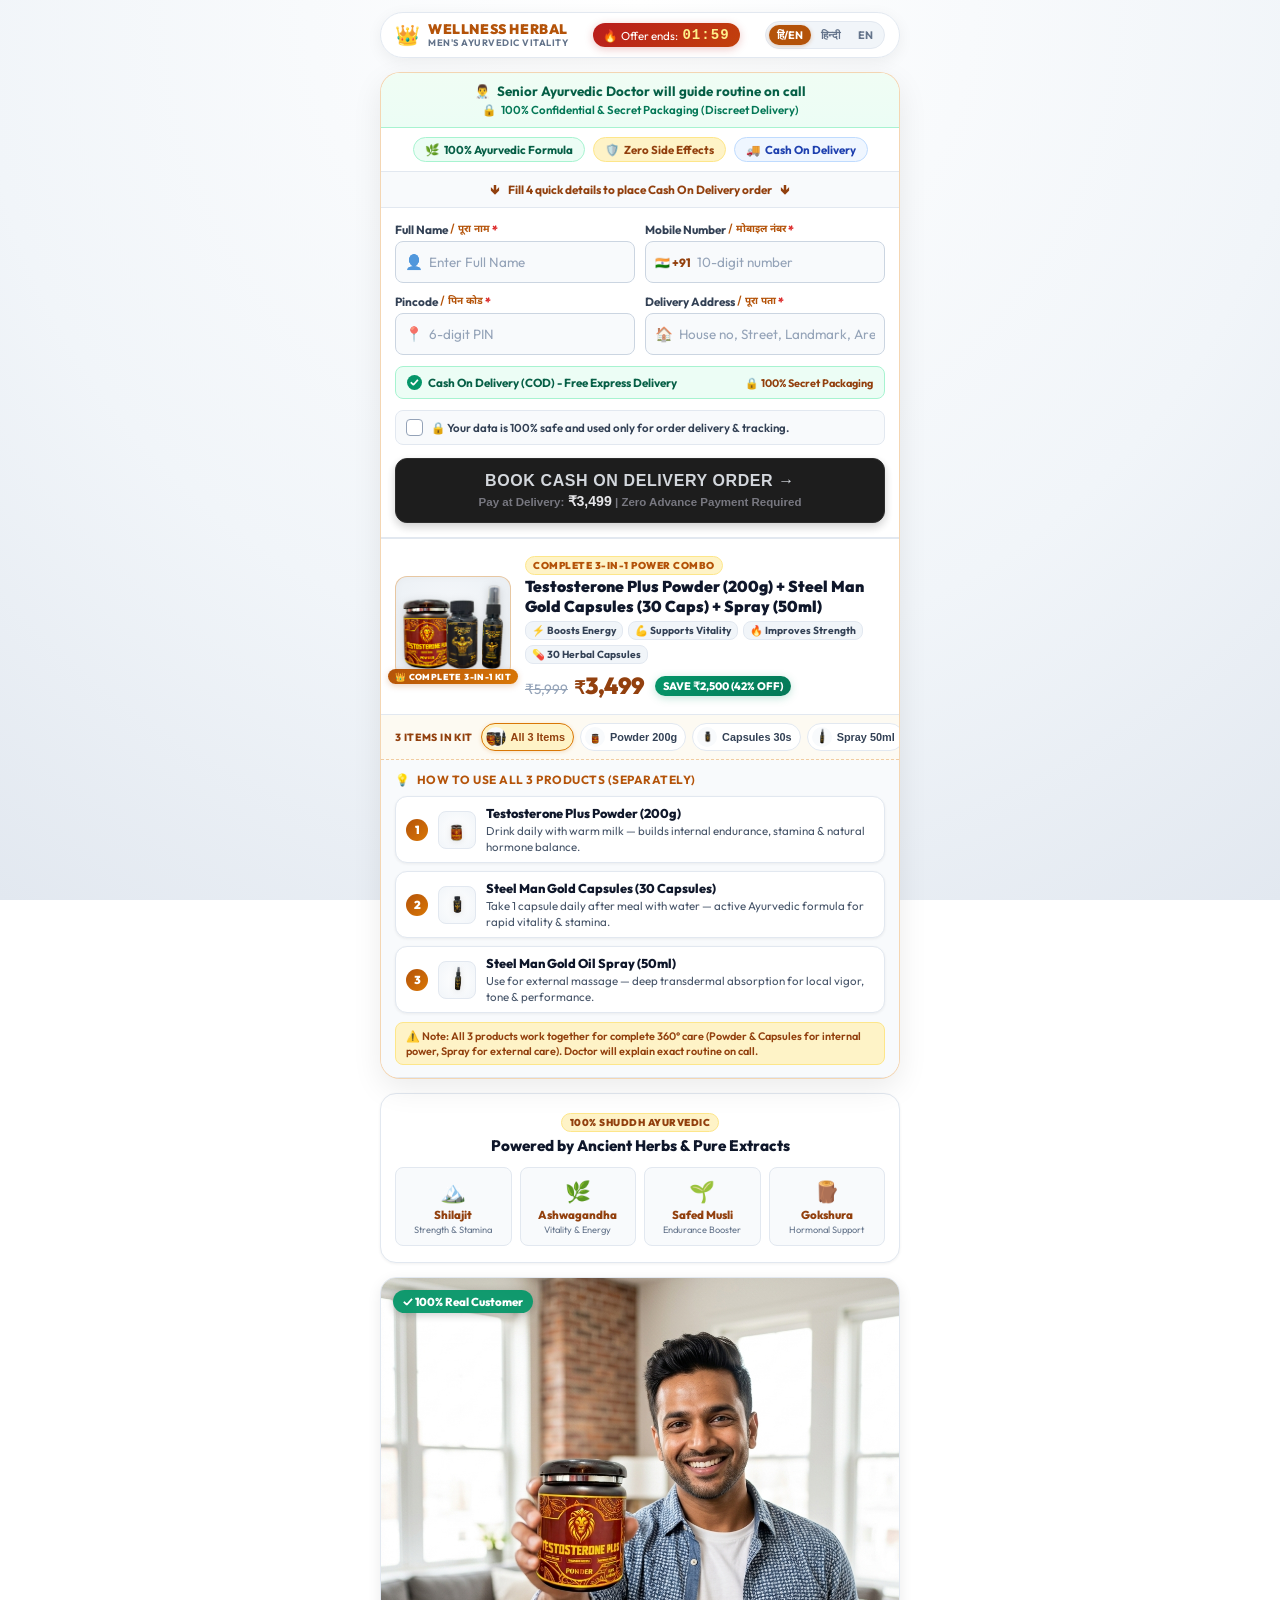
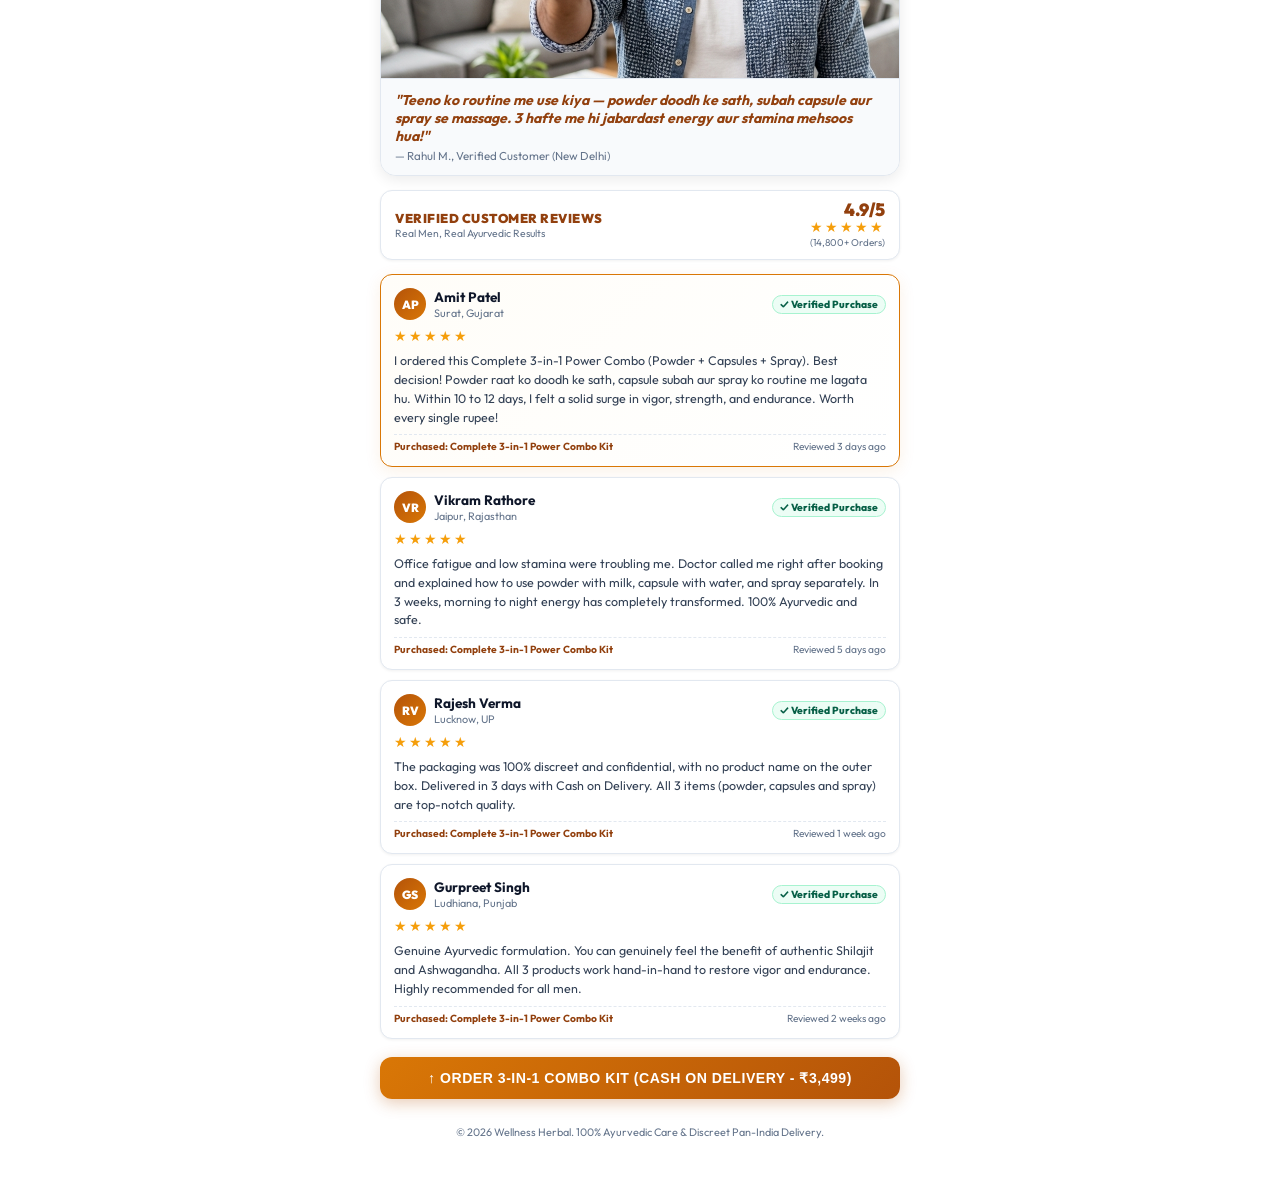
<file: index.html>
<!DOCTYPE html>
<html lang="en">

<head>
  <meta charset="UTF-8">
  <meta name="viewport" content="width=device-width, initial-scale=1.0">
  <title>Wellness Herbal - Complete Men's Vitality 3-in-1 Power Combo (Powder + Capsules + Oil Spray)</title>
  <meta name="description" content="Wellness Herbal Complete Men's Vitality 3-in-1 Power Combo: Testosterone Plus Powder (200g), Steel Man Gold Capsules (30s) & Oil Spray (50ml). 100% Ayurvedic formula with Cash On Delivery.">
  <link rel="preconnect" href="https://fonts.googleapis.com">
  <link rel="preconnect" href="https://fonts.gstatic.com" crossorigin>
  <link
    href="https://fonts.googleapis.com/css2?family=Outfit:wght@400;500;600;700;800;900&family=Playfair+Display:wght@700;800;900&family=Noto+Sans+Devanagari:wght@400;600;700;800&display=swap"
    rel="stylesheet">
  <link rel="stylesheet" href="style.css?v=5">

  <!-- Meta Pixel Code -->
  <script>
    !function(f,b,e,v,n,t,s)
    {if(f.fbq)return;n=f.fbq=function(){n.callMethod?
    n.callMethod.apply(n,arguments):n.queue.push(arguments)};
    if(!f._fbq)f._fbq=n;n.push=n;n.loaded=!0;n.version='2.0';
    n.queue=[];t=b.createElement(e);t.async=!0;
    t.src=v;s=b.getElementsByTagName(e)[0];
    s.parentNode.insertBefore(t,s)}(window, document,'script',
    'https://connect.facebook.net/en_US/fbevents.js');
    fbq('init', '1477503374244351');
    fbq('track', 'PageView');
  </script>
  <noscript><img height="1" width="1" style="display:none"
    src="https://www.facebook.com/tr?id=1477503374244351&ev=PageView&noscript=1"
  /></noscript>
  <!-- End Meta Pixel Code -->
</head>

<body class="lang-dual">

  <div class="app-viewport-container">

    <!-- Compact Brand Header with 2-Minute Timer & Language Switcher -->
    <header class="compact-header">
      <div class="brand-left">
        <span class="brand-icon">👑</span>
        <div class="brand-titles">
          <strong>WELLNESS HERBAL</strong>
          <small>MEN'S AYURVEDIC VITALITY</small>
        </div>
      </div>

      <!-- 2-Minute Urgency Timer -->
      <div class="compact-timer-badge">
        <span class="fire-icon">🔥</span>
        <span class="timer-label" data-en="Offer ends:" data-hi="ऑफर समाप्त:">Offer ends:</span>
        <strong id="timerDisplay">02:00</strong>
      </div>

      <!-- Language Switcher -->
      <div class="lang-switcher">
        <button class="lang-btn active" data-lang="dual" onclick="setLanguage('dual')">हिं/EN</button>
        <button class="lang-btn" data-lang="hi" onclick="setLanguage('hi')">हिन्दी</button>
        <button class="lang-btn" data-lang="en" onclick="setLanguage('en')">EN</button>
      </div>
    </header>

    <!-- Main Order Form Card -->
    <main class="single-frame-card">

      <!-- Doctor Guidance & Privacy Banner -->
      <div class="doctor-contact-banner">
        <div class="doctor-line">
          <span class="doctor-icon">👨‍⚕️</span>
          <strong data-en="Senior Ayurvedic Doctor will guide routine on call"
            data-hi="वरिष्ठ आयुर्वेदिक डॉक्टर कॉल पर सही उपयोग समझाएंगे">
            Senior Ayurvedic Doctor will guide routine on call
          </strong>
        </div>
        <div class="privacy-line">
          <span class="lock-icon">🔒</span>
          <span data-en="100% Confidential & Secret Packaging (Discreet Delivery)"
            data-hi="100% गुप्त और सीलबंद पार्सल (गोपनीय डिलीवरी)">
            100% Confidential & Secret Packaging (Discreet Delivery)
          </span>
        </div>
      </div>

      <!-- 3 Key Reference Pills -->
      <div class="ref-pills-row">
        <span class="ref-pill pill-ayurvedic">
          <span class="pill-dot">🌿</span>
          <span data-en="100% Ayurvedic Formula" data-hi="100% शुद्ध आयुर्वेदिक">100% Ayurvedic Formula</span>
        </span>
        <span class="ref-pill pill-safety">
          <span class="pill-dot">🛡️</span>
          <span data-en="Zero Side Effects" data-hi="कोई साइड इफ़ेक्ट नहीं">Zero Side Effects</span>
        </span>
        <span class="ref-pill pill-cod">
          <span class="pill-dot">🚚</span>
          <span data-en="Cash On Delivery" data-hi="कैश ऑन डिलीवरी">Cash On Delivery</span>
        </span>
      </div>

      <!-- Moving Bouncing Pointer Arrow -->
      <div class="compact-pointer-bar">
        <span class="bouncing-arrow-dot">↓</span>
        <span class="pointer-text" data-en="Fill 4 quick details to place Cash On Delivery order"
          data-hi="कैश ऑन डिलीवरी आर्डर के लिए नीचे 4 आसान जानकारी भरें">
          Fill 4 quick details to place Cash On Delivery order
        </span>
        <span class="bouncing-arrow-dot">↓</span>
      </div>

      <!-- Compact Single-Screen Form -->
      <form id="compactOrderForm" class="compact-form" novalidate>

        <!-- Field 1 & 2 in Grid -->
        <div class="form-grid-row">

          <!-- Name Field -->
          <div class="input-cell" id="cell-name">
            <label for="fullName">
              <span class="label-en">Full Name</span>
              <span class="label-hi">/ पूरा नाम</span>
              <span class="req">*</span>
            </label>
            <div class="field-box">
              <span class="input-icon">👤</span>
              <input type="text" id="fullName" name="fullName" placeholder="Enter Full Name" required
                autocomplete="name">
              <span class="valid-mark">✓</span>
            </div>
            <small class="error-msg">
              <span data-en="⚠️ Please enter your full name" data-hi="⚠️ कृपया अपना पूरा नाम दर्ज करें">⚠️ Please enter your full name</span>
            </small>
          </div>

          <!-- Mobile Number Field -->
          <div class="input-cell" id="cell-phone">
            <label for="phoneNumber">
              <span class="label-en">Mobile Number</span>
              <span class="label-hi">/ मोबाइल नंबर</span>
              <span class="req">*</span>
            </label>
            <div class="field-box phone-box">
              <span class="ind-prefix">🇮🇳 +91</span>
              <input type="tel" id="phoneNumber" name="phoneNumber" maxlength="10" placeholder="10-digit number"
                required autocomplete="tel">
              <span class="valid-mark">✓</span>
            </div>
            <small class="error-msg">
              <span data-en="⚠️ Enter valid 10-digit mobile number" data-hi="⚠️ 10 अंकों का सही मोबाइल नंबर डालें">⚠️ Enter valid 10-digit mobile number</span>
            </small>
          </div>

        </div>

        <div class="form-grid-row">

          <!-- Pincode Field -->
          <div class="input-cell" id="cell-pincode">
            <label for="pincode">
              <span class="label-en">Pincode</span>
              <span class="label-hi">/ पिन कोड</span>
              <span class="req">*</span>
            </label>
            <div class="field-box">
              <span class="input-icon">📍</span>
              <input type="tel" id="pincode" name="pincode" maxlength="6" placeholder="6-digit PIN" required
                autocomplete="postal-code">
              <span class="valid-mark">✓</span>
            </div>
            <small class="error-msg">
              <span data-en="⚠️ Enter 6-digit delivery pincode" data-hi="⚠️ 6 अंकों का सही पिन कोड डालें">⚠️ Enter 6-digit delivery pincode</span>
            </small>
          </div>

          <!-- Complete Address Field -->
          <div class="input-cell input-cell-address" id="cell-address">
            <label for="fullAddress">
              <span class="label-en">Delivery Address</span>
              <span class="label-hi">/ पूरा पता</span>
              <span class="req">*</span>
            </label>
            <div class="field-box">
              <span class="input-icon">🏠</span>
              <input type="text" id="fullAddress" name="fullAddress" placeholder="House no, Street, Landmark, Area"
                required autocomplete="street-address">
              <span class="valid-mark">✓</span>
            </div>
            <small class="error-msg">
              <span data-en="⚠️ Enter house no, street & area address" data-hi="⚠️ मकान नं, गली व इलाके का पूरा पता लिखें">⚠️ Enter house no, street & area address</span>
            </small>
          </div>

        </div>

        <!-- COD Status Pill -->
        <div class="cod-status-strip">
          <div class="cod-left">
            <span class="cod-bullet">✓</span>
            <strong data-en="Cash On Delivery (COD) - Free Express Delivery"
              data-hi="कैश ऑन डिलीवरी (COD) - पूरे भारत में फ्री डिलीवरी">
              Cash On Delivery (COD) - Free Express Delivery
            </strong>
          </div>
          <span class="all-india-tag" data-en="🔒 100% Secret Packaging" data-hi="🔒 100% गुप्त पैकिंग">🔒 100% Secret
            Packaging</span>
        </div>

        <!-- Simple Privacy & Order Tracking Opt-in -->
        <div class="dpdp-optin-box" id="dpdpOptinBox">
          <label class="dpdp-label" for="dpdpConsent">
            <input type="checkbox" id="dpdpConsent" name="dpdpConsent" class="dpdp-checkbox">
            <span class="dpdp-custom-check" aria-hidden="true"></span>
            <span class="dpdp-text-content">
              <span class="dpdp-terms"
                data-en="🔒 Your data is 100% safe and used only for order delivery & tracking."
                data-hi="🔒 आपका डेटा 100% सुरक्षित है और केवल आर्डर डिलीवरी व ट्रैकिंग के लिए उपयोग होगा।">
                🔒 Your data is 100% safe and used only for order delivery & tracking.
              </span>
            </span>
          </label>
          <div class="dpdp-tick-alert" id="dpdpTickAlert">
            <span data-en="⚠️ Please tick this box to confirm order delivery" data-hi="⚠️ आर्डर पूरा करने के लिए कृपया इस बॉक्स पर टिक करें">⚠️ Please tick this box to confirm order delivery</span>
          </div>
        </div>

        <!-- Submit Button with Pulsing Glow -->
        <button type="submit" class="compact-order-btn btn-disabled" id="submitBtn">
          <div class="btn-shine-bar"></div>
          <div class="btn-inner-content">
            <span class="btn-main-title" data-en="BOOK CASH ON DELIVERY ORDER →"
              data-hi="कैश ऑन डिलीवरी आर्डर बुक करें →">
              BOOK CASH ON DELIVERY ORDER →
            </span>
            <span class="btn-sub-detail">
              <span data-en="Pay at Delivery: " data-hi="डिलीवरी पर देय: ">Pay at Delivery: </span>
              <strong>₹3,499</strong> | <span data-en="Zero Advance Payment Required"
                data-hi="पहले कोई पैसा नहीं देना">Zero Advance Payment Required</span>
            </span>
          </div>
        </button>

      </form>

      <!-- Combo Product Showcase Bar -->
      <div class="product-price-compact-bar">
        <div class="product-mini-thumb combo-hero-thumb">
          <img id="activeProductImg" src="images/power_combo_kit.png"
            alt="Complete 3-in-1 Power Combo - Testosterone Plus Powder, Steel Man Gold Capsules and Spray"
            class="thumb-img-combo">
          <span class="active-tag-pill">👑 COMPLETE 3-IN-1 KIT</span>
        </div>

        <div class="product-mini-info">
          <div class="product-title-row">
            <div>
              <span class="combo-headline-badge" data-en="COMPLETE 3-IN-1 POWER COMBO"
                data-hi="संपूर्ण 3-इन-1 पावर कॉम्बो पैक">COMPLETE 3-IN-1 POWER COMBO</span>
              <h1 class="product-name"
                data-en="Testosterone Plus Powder (200g) + Steel Man Gold Capsules (30 Caps) + Spray (50ml)"
                data-hi="टेस्टोस्टेरोन प्लस पाउडर (200g) + स्टील मैन गोल्ड कैप्सूल (30 कैप्सूल) + ऑयल स्प्रे (50ml)">
                Testosterone Plus Powder (200g) + Steel Man Gold Capsules (30 Caps) + Spray (50ml)
              </h1>
            </div>
          </div>

          <div class="product-usp-badges">
            <span class="usp-badge">⚡ Boosts Energy</span>
            <span class="usp-badge">💪 Supports Vitality</span>
            <span class="usp-badge">🔥 Improves Strength</span>
            <span class="usp-badge">💊 30 Herbal Capsules</span>
          </div>

          <!-- Pulsing Zoom-in Zoom-out Price Highlight -->
          <div class="price-action-row">
            <div class="price-wrapper">
              <del class="mrp-old">₹5,999</del>
              <div class="price-pulse-target">
                <span class="curr-sign">₹</span>
                <span class="price-val">3,499</span>
              </div>
            </div>
            <div class="save-tag-badge">
              <span data-en="SAVE ₹2,500 (42% OFF)" data-hi="₹2,500 भारी छूट (42% OFF)">SAVE ₹2,500 (42% OFF)</span>
            </div>
          </div>
        </div>
      </div>

      <!-- Quick Item Preview Chips -->
      <div class="combo-items-preview-strip">
        <span class="preview-strip-label" data-en="3 Items in Kit:" data-hi="किट में 3 उत्पाद शामिल:">3 Items in Kit
        </span>
        <div class="item-chips-scroll">
          <button type="button" class="preview-item-chip active" onclick="switchComboPreview('kit')" id="chip-kit"
            title="View Full 3-in-1 Kit">
            <img src="images/power_combo_kit.png" alt="3-in-1 Kit" class="chip-img">
            <span>All 3 Items</span>
          </button>
          <button type="button" class="preview-item-chip" onclick="switchComboPreview('powder')" id="chip-powder"
            title="View Powder">
            <img src="images/testosterone_plus_powder.png" alt="Powder" class="chip-img">
            <span>Powder 200g</span>
          </button>
          <button type="button" class="preview-item-chip" onclick="switchComboPreview('capsule')" id="chip-capsule"
            title="View Capsule">
            <img src="images/steelman_gold_capsule.png" alt="Capsules" class="chip-img">
            <span>Capsules 30s</span>
          </button>
          <button type="button" class="preview-item-chip" onclick="switchComboPreview('spray')" id="chip-spray"
            title="View Spray">
            <img src="images/steelman_gold_spray.png" alt="Spray" class="chip-img">
            <span>Spray 50ml</span>
          </button>
        </div>
      </div>

      <!-- Combo Usage Guide (Highlighting Separate Usage) -->
      <div class="combo-usage-box">
        <div class="usage-title-strip">
          <span class="usage-dot">💡</span>
          <strong data-en="HOW TO USE ALL 3 PRODUCTS (SEPARATELY)"
            data-hi="तीनों उत्पादों का अलग-अलग इस्तेमाल कैसे करें">HOW TO USE ALL 3 PRODUCTS (SEPARATELY)</strong>
        </div>
        <div class="usage-steps-grid">

          <!-- Step 1: Powder -->
          <div class="usage-step-card" onclick="switchComboPreview('powder')" title="Click to view Powder">
            <div class="step-num-pill">1</div>
            <div class="step-thumb-wrap">
              <img src="images/testosterone_plus_powder.png" alt="Powder" class="step-mini-thumb">
            </div>
            <div class="step-content">
              <strong class="step-prod-title">Testosterone Plus Powder (200g)</strong>
              <p class="step-desc"
                data-en="Drink daily with warm milk — builds internal endurance, stamina & natural hormone balance."
                data-hi="रोजाना रात को हल्के गर्म दूध के साथ पिएं — अंदरूनी ताकत, स्टैमिना और कमजोरी दूर करने के लिए।">
                Drink daily with warm milk — builds internal endurance, stamina & natural hormone balance.
              </p>
            </div>
          </div>

          <!-- Step 2: Capsule -->
          <div class="usage-step-card" onclick="switchComboPreview('capsule')" title="Click to view Capsules">
            <div class="step-num-pill">2</div>
            <div class="step-thumb-wrap">
              <img src="images/steelman_gold_capsule.png" alt="Capsules" class="step-mini-thumb">
            </div>
            <div class="step-content">
              <strong class="step-prod-title">Steel Man Gold Capsules (30 Capsules)</strong>
              <p class="step-desc"
                data-en="Take 1 capsule daily after meal with water — active Ayurvedic formula for rapid vitality & stamina."
                data-hi="रोजाना भोजन के बाद 1 कैप्सूल पानी के साथ लें — शुद्ध हर्बल फॉर्मूला जो जोश, स्टैमिना और शक्ति को तेजी से बढ़ाता है।">
                Take 1 capsule daily after meal with water — active Ayurvedic formula for rapid vitality & stamina.
              </p>
            </div>
          </div>

          <!-- Step 3: Spray -->
          <div class="usage-step-card" onclick="switchComboPreview('spray')" title="Click to view Spray">
            <div class="step-num-pill">3</div>
            <div class="step-thumb-wrap">
              <img src="images/steelman_gold_spray.png" alt="Spray" class="step-mini-thumb">
            </div>
            <div class="step-content">
              <strong class="step-prod-title">Steel Man Gold Oil Spray (50ml)</strong>
              <p class="step-desc"
                data-en="Use for external massage — deep transdermal absorption for local vigor, tone & performance."
                data-hi="बाहरी मालिश के लिए स्प्रे करें — तुरंत सोखकर शक्ति, कसावट और स्फूर्ति बढ़ाने के लिए।">
                Use for external massage — deep transdermal absorption for local vigor, tone & performance.
              </p>
            </div>
          </div>

        </div>
        <div class="usage-note">
          ⚠️ <span
            data-en="Note: All 3 products work together for complete 360° care (Powder & Capsules for internal power, Spray for external care). Doctor will explain exact routine on call."
            data-hi="ध्यान दें: तीनों उत्पाद मिलकर 360° संपूर्ण शक्ति देते हैं (पाउडर और कैप्सूल अंदरूनी ताकत के लिए, स्प्रे बाहरी मालिश के लिए)। डॉक्टर कॉल पर पूरा तरीका बताएंगे।">Note:
            All 3 products work together for complete 360° care (Powder & Capsules for internal power, Spray for
            external care). Doctor will explain exact routine on call.</span>
        </div>
      </div>

    </main>

    <!-- Key Ingredients Showcase -->
    <section class="ingredients-section">
      <div class="ingredients-title">
        <span class="ing-badge">100% SHUDDH AYURVEDIC</span>
        <h3 data-en="Powered by Ancient Herbs & Pure Extracts" data-hi="प्राचीन जड़ी-बूटियों और शुद्ध अर्क से निर्मित">
          Powered by Ancient Herbs & Pure Extracts</h3>
      </div>
      <div class="ingredients-grid">
        <div class="ing-item">
          <div class="ing-icon">🏔️</div>
          <strong>Shilajit</strong>
          <small data-en="Strength & Stamina" data-hi="शक्ति और स्टैमिना">Strength & Stamina</small>
        </div>
        <div class="ing-item">
          <div class="ing-icon">🌿</div>
          <strong>Ashwagandha</strong>
          <small data-en="Vitality & Energy" data-hi="ऊर्जा और स्फूर्ति">Vitality & Energy</small>
        </div>
        <div class="ing-item">
          <div class="ing-icon">🌱</div>
          <strong>Safed Musli</strong>
          <small data-en="Endurance Booster" data-hi="शारीरिक मजबूती">Endurance Booster</small>
        </div>
        <div class="ing-item">
          <div class="ing-icon">🪵</div>
          <strong>Gokshura</strong>
          <small data-en="Hormonal Support" data-hi="प्राकृतिक ताकत">Hormonal Support</small>
        </div>
      </div>
    </section>

    <!-- Customer Lifestyle Photo & Genuine Reviews Section -->
    <section class="customer-proof-section">

      <!-- Customer Holding Product Showcase Card -->
      <div class="lifestyle-photo-card">
        <div class="photo-img-wrap">
          <img src="images/customer_review.jpg" alt="Satisfied Customer with Wellness Herbal Supplement"
            class="lifestyle-img" loading="lazy">
          <span class="verified-photo-badge">✓ 100% Real Customer</span>
        </div>
        <div class="lifestyle-caption">
          <strong>"Teeno ko routine me use kiya — powder doodh ke sath, subah capsule aur spray se massage. 3 hafte me
            hi jabardast energy aur stamina mehsoos hua!"</strong>
          <span>— Rahul M., Verified Customer (New Delhi)</span>
        </div>
      </div>

      <!-- Genuine Customer Reviews List -->
      <div class="reviews-header-bar">
        <div class="reviews-title-wrap">
          <span class="reviews-title-tag" data-en="VERIFIED CUSTOMER REVIEWS"
            data-hi="सत्यापित ग्राहकों की राय">VERIFIED CUSTOMER REVIEWS</span>
          <small class="reviews-subtitle" data-en="Real Men, Real Ayurvedic Results"
            data-hi="सच्चे परिणाम, प्राकृतिक आयुर्वेदिक अनुभव">Real Men, Real Ayurvedic Results</small>
        </div>
        <div class="rating-overall">
          <span class="rating-score">4.9/5</span>
          <span class="stars-gold">★★★★★</span>
          <span class="total-reviews">(14,800+ Orders)</span>
        </div>
      </div>

      <div class="reviews-cards-list">

        <!-- Review 1 -->
        <div class="single-review-card highlight-review">
          <div class="review-top">
            <div class="reviewer-badge-info">
              <span class="avatar-circle">AP</span>
              <div>
                <strong class="reviewer-name">Amit Patel</strong>
                <span class="reviewer-city">Surat, Gujarat</span>
              </div>
            </div>
            <span class="verified-purchase-pill">✓ Verified Purchase</span>
          </div>
          <div class="stars-gold">★★★★★</div>
          <p class="review-comment"
            data-en="I ordered this Complete 3-in-1 Power Combo (Powder + Capsules + Spray). Best decision! Powder raat ko doodh ke sath, capsule subah aur spray ko routine me lagata hu. Within 10 to 12 days, I felt a solid surge in vigor, strength, and endurance. Worth every single rupee!"
            data-hi="मैंने यह पूरा 3-इन-1 पावर कॉम्बो (पाउडर + कैप्सूल + स्प्रे) मंगाया था। सबसे बढ़िया फ़ैसला रहा! पाउडर को रात में दूध के साथ, सुबह कैप्सूल और स्प्रे का अलग से प्रयोग करता हूँ। 10-12 दिनों में ही शरीर में शक्ति, स्टैमिना और स्फूर्ति में ज़बरदस्त फ़र्क महसूस हुआ। पैसा वसूल कॉम्बो है!">
            I ordered this Complete 3-in-1 Power Combo (Powder + Capsules + Spray). Best decision! Powder raat ko doodh
            ke sath, capsule subah aur spray ko routine me lagata hu. Within 10 to 12 days, I felt a solid surge in
            vigor, strength, and endurance. Worth every single rupee!
          </p>
          <div class="review-footer-info">
            <span class="review-product-tag">Purchased: Complete 3-in-1 Power Combo Kit</span>
            <span class="review-date">Reviewed 3 days ago</span>
          </div>
        </div>

        <!-- Review 2 -->
        <div class="single-review-card">
          <div class="review-top">
            <div class="reviewer-badge-info">
              <span class="avatar-circle">VR</span>
              <div>
                <strong class="reviewer-name">Vikram Rathore</strong>
                <span class="reviewer-city">Jaipur, Rajasthan</span>
              </div>
            </div>
            <span class="verified-purchase-pill">✓ Verified Purchase</span>
          </div>
          <div class="stars-gold">★★★★★</div>
          <p class="review-comment"
            data-en="Office fatigue and low stamina were troubling me. Doctor called me right after booking and explained how to use powder with milk, capsule with water, and spray separately. In 3 weeks, morning to night energy has completely transformed. 100% Ayurvedic and safe."
            data-hi="ऑफिस की थकान और कमजोरी से परेशान था। आर्डर के बाद डॉक्टर साहब का कॉल आया और उन्होंने पाउडर, कैप्सूल व स्प्रे तीनों का अलग-अलग इस्तेमाल अच्छे से समझाया। 3 हफ्ते में सुबह से लेकर रात तक ऊर्जा बनी रहती है। 100% आयुर्वेदिक और सुरक्षित!">
            Office fatigue and low stamina were troubling me. Doctor called me right after booking and explained how to
            use powder with milk, capsule with water, and spray separately. In 3 weeks, morning to night energy has
            completely transformed. 100% Ayurvedic and safe.
          </p>
          <div class="review-footer-info">
            <span class="review-product-tag">Purchased: Complete 3-in-1 Power Combo Kit</span>
            <span class="review-date">Reviewed 5 days ago</span>
          </div>
        </div>

        <!-- Review 3 -->
        <div class="single-review-card">
          <div class="review-top">
            <div class="reviewer-badge-info">
              <span class="avatar-circle">RV</span>
              <div>
                <strong class="reviewer-name">Rajesh Verma</strong>
                <span class="reviewer-city">Lucknow, UP</span>
              </div>
            </div>
            <span class="verified-purchase-pill">✓ Verified Purchase</span>
          </div>
          <div class="stars-gold">★★★★★</div>
          <p class="review-comment"
            data-en="The packaging was 100% discreet and confidential, with no product name on the outer box. Delivered in 3 days with Cash on Delivery. All 3 items (powder, capsules and spray) are top-notch quality."
            data-hi="पार्सल की पैकिंग पूरी तरह गुप्त और सीलबंद थी, डिब्बे के बाहर प्रोडक्ट का कोई नाम नहीं लिखा था। 3 दिन में कैश ऑन डिलीवरी से पार्सल मिल गया। तीनों उत्पाद (पाउडर, कैप्सूल और ऑयल स्प्रे) बेहद उच्च गुणवत्ता के हैं।">
            The packaging was 100% discreet and confidential, with no product name on the outer box. Delivered in 3 days
            with Cash on Delivery. All 3 items (powder, capsules and spray) are top-notch quality.
          </p>
          <div class="review-footer-info">
            <span class="review-product-tag">Purchased: Complete 3-in-1 Power Combo Kit</span>
            <span class="review-date">Reviewed 1 week ago</span>
          </div>
        </div>

        <!-- Review 4 -->
        <div class="single-review-card">
          <div class="review-top">
            <div class="reviewer-badge-info">
              <span class="avatar-circle">GS</span>
              <div>
                <strong class="reviewer-name">Gurpreet Singh</strong>
                <span class="reviewer-city">Ludhiana, Punjab</span>
              </div>
            </div>
            <span class="verified-purchase-pill">✓ Verified Purchase</span>
          </div>
          <div class="stars-gold">★★★★★</div>
          <p class="review-comment"
            data-en="Genuine Ayurvedic formulation. You can genuinely feel the benefit of authentic Shilajit and Ashwagandha. All 3 products work hand-in-hand to restore vigor and endurance. Highly recommended for all men."
            data-hi="असली और शुद्ध आयुर्वेदिक उत्पाद है। शुद्ध शिलाजीत और अश्वगंधा का प्रभाव साफ महसूस होता है। तीनों उत्पाद मिलकर अंदरूनी और बाहरी ताकत को बहाल करते हैं। सभी भाइयों को सलाह दूंगा!">
            Genuine Ayurvedic formulation. You can genuinely feel the benefit of authentic Shilajit and Ashwagandha. All
            3 products work hand-in-hand to restore vigor and endurance. Highly recommended for all men.
          </p>
          <div class="review-footer-info">
            <span class="review-product-tag">Purchased: Complete 3-in-1 Power Combo Kit</span>
            <span class="review-date">Reviewed 2 weeks ago</span>
          </div>
        </div>

      </div>

      <!-- Quick Scroll to Top Order Button -->
      <div class="bottom-order-trigger">
        <button class="scroll-up-order-btn" onclick="scrollToTopForm()">
          <span data-en="↑ ORDER 3-IN-1 COMBO KIT (CASH ON DELIVERY - ₹3,499)"
            data-hi="↑ अभी 3-इन-1 कॉम्बो आर्डर करें (कैश ऑन डिलीवरी - ₹3,499)">
            ↑ ORDER 3-IN-1 COMBO KIT (CASH ON DELIVERY - ₹3,499)
          </span>
        </button>
      </div>

    </section>

    <footer class="app-footer">
      <p>© 2026 Wellness Herbal. 100% Ayurvedic Care & Discreet Pan-India Delivery.</p>
    </footer>

  </div>

  <!-- Order Processing Overlay Loader -->
  <div class="order-loader-overlay" id="orderLoaderOverlay" style="display: none;">
    <div class="loader-card">
      <div class="loader-spinner-ring"></div>
      <h3 class="loader-title"
        data-en="Booking Your Order..."
        data-hi="आपका आर्डर दर्ज हो रहा है...">
        Booking Your Order...
      </h3>
      <p class="loader-subtitle"
        data-en="Saving delivery details to Google Sheet. Please wait 2-3 seconds..."
        data-hi="डिलीवरी विवरण सुरक्षित दर्ज किया जा रहा है। कृपया 2-3 सेकंड प्रतीक्षा करें...">
        Saving delivery details to Google Sheet. Please wait 2-3 seconds...
      </p>
      <div class="loader-bar-track">
        <div class="loader-bar-fill"></div>
      </div>
    </div>
  </div>

  <script src="script.js?v=7"></script>
</body>

</html>
</file>
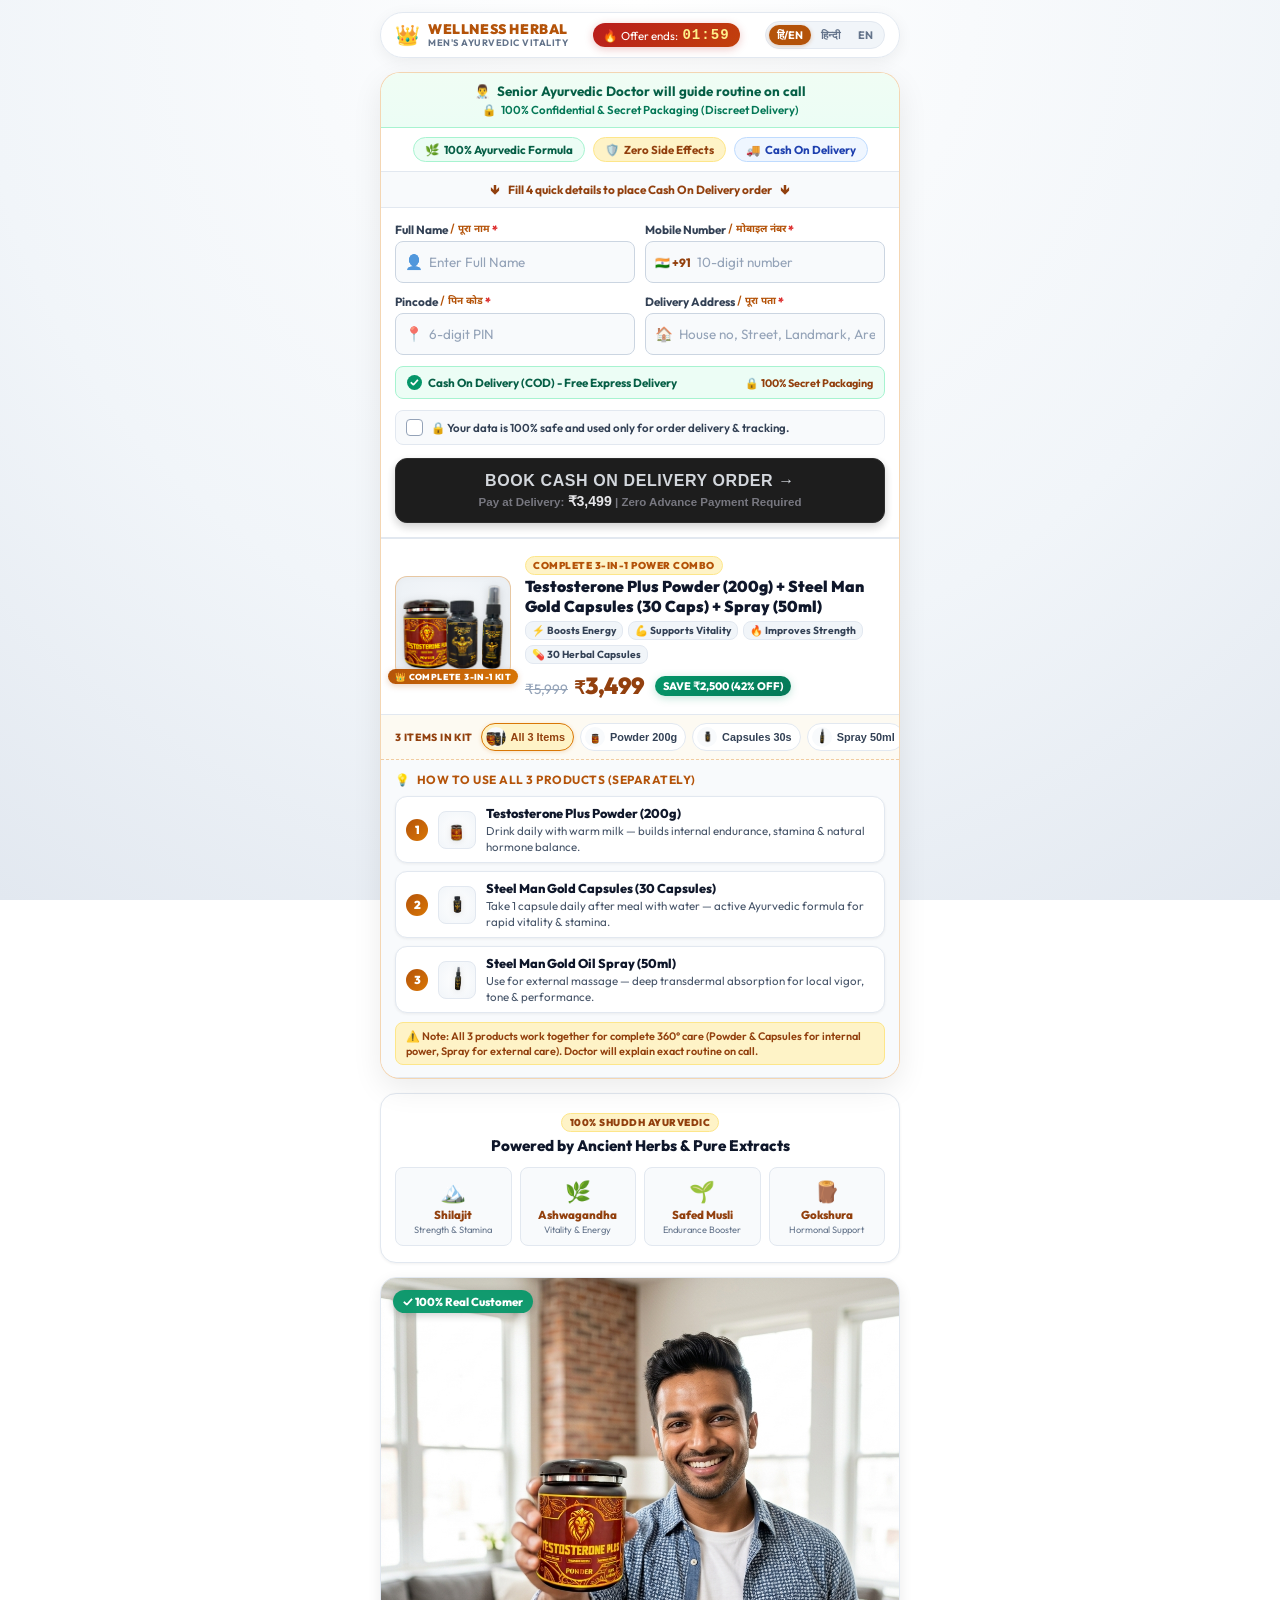
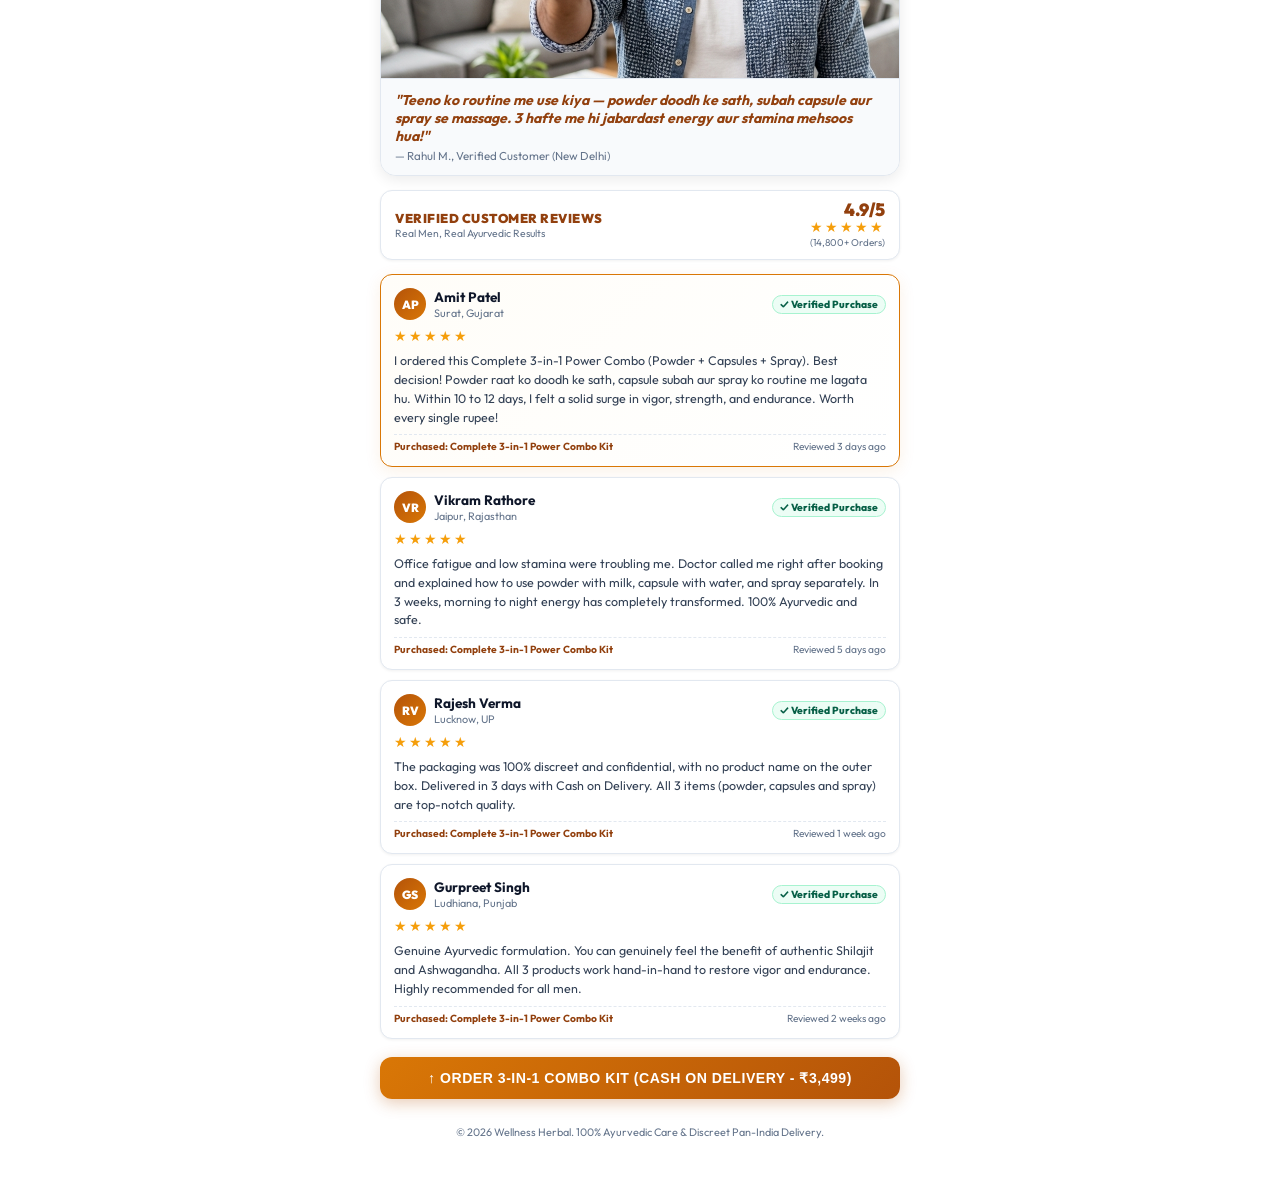
<file: thankyou.html>
<!DOCTYPE html>
<html lang="en">

<head>
  <meta charset="UTF-8">
  <meta name="viewport" content="width=device-width, initial-scale=1.0">
  <title>Order Confirmed - Wellness Herbal Men's Vitality Power Combo</title>
  <meta name="description" content="Thank you for your order with Wellness Herbal. Your 3-in-1 Men's Power Combo has been booked with 100% discreet packaging.">
  <link rel="preconnect" href="https://fonts.googleapis.com">
  <link rel="preconnect" href="https://fonts.gstatic.com" crossorigin>
  <link
    href="https://fonts.googleapis.com/css2?family=Outfit:wght@400;500;600;700;800;900&family=Playfair+Display:wght@700;800;900&family=Noto+Sans+Devanagari:wght@400;600;700;800&display=swap"
    rel="stylesheet">
  <link rel="stylesheet" href="style.css?v=5">

  <!-- Meta Pixel Code -->
  <script>
    !function(f,b,e,v,n,t,s)
    {if(f.fbq)return;n=f.fbq=function(){n.callMethod?
    n.callMethod.apply(n,arguments):n.queue.push(arguments)};
    if(!f._fbq)f._fbq=n;n.push=n;n.loaded=!0;n.version='2.0';
    n.queue=[];t=b.createElement(e);t.async=!0;
    t.src=v;s=b.getElementsByTagName(e)[0];
    s.parentNode.insertBefore(t,s)}(window, document,'script',
    'https://connect.facebook.net/en_US/fbevents.js');
    fbq('init', '1477503374244351');
    fbq('track', 'PageView');
  </script>
  <noscript><img height="1" width="1" style="display:none"
    src="https://www.facebook.com/tr?id=1477503374244351&ev=PageView&noscript=1"
  /></noscript>
  <!-- End Meta Pixel Code -->
</head>

<body class="lang-dual thankyou-body">

  <div class="app-viewport-container thankyou-container">

    <!-- Brand Header with Language Switcher -->
    <header class="compact-header">
      <div class="brand-left">
        <span class="brand-icon">👑</span>
        <div class="brand-titles">
          <strong>WELLNESS HERBAL</strong>
          <small>MEN'S AYURVEDIC VITALITY</small>
        </div>
      </div>

      <!-- Language Switcher -->
      <div class="lang-switcher">
        <button class="lang-btn active" data-lang="dual" onclick="setThankYouLanguage('dual')">हिं/EN</button>
        <button class="lang-btn" data-lang="hi" onclick="setThankYouLanguage('hi')">हिन्दी</button>
        <button class="lang-btn" data-lang="en" onclick="setThankYouLanguage('en')">EN</button>
      </div>
    </header>

    <!-- Thank You Main Card -->
    <main class="thankyou-card">

      <!-- Success Animation & Badge -->
      <div class="thankyou-hero">
        <div class="celebrate-badge">🎉 ORDER CONFIRMED</div>
        <div class="ty-check-circle">
          <div class="ty-check-pulse"></div>
          <span class="ty-check-icon">✓</span>
        </div>

        <h1 class="ty-title"
          data-en="Your Order is Placed Successfully!"
          data-hi="आपका आर्डर सफलतापूर्वक बुक हो गया है!">
          Your Order is Placed Successfully!
        </h1>

        <p class="ty-subtitle"
          data-en="Thank you for placing your order with Wellness Herbal. Your parcel will be shipped in 100% discreet secret packaging with Cash On Delivery."
          data-hi="वेलनेस हर्बल पर भरोसा करने के लिए धन्यवाद। आपका पार्सल 100% गुप्त और गोपनीय पैकिंग में कैश ऑन डिलीवरी के साथ भेजा जा रहा है।">
          Thank you for placing your order with Wellness Herbal. Your parcel will be shipped in 100% discreet secret packaging with Cash On Delivery.
        </p>

        <!-- Order ID Pill -->
        <div class="ty-order-pill">
          <span class="pill-label" data-en="Order Number:" data-hi="आर्डर नंबर:">Order Number:</span>
          <strong class="pill-id" id="tyOrderId">#WH-78942</strong>
        </div>
      </div>

      <!-- What Happens Next Timeline -->
      <div class="ty-roadmap-box">
        <div class="roadmap-head">
          <span class="road-icon">📋</span>
          <strong data-en="What Happens Next?" data-hi="आगे क्या होगा? (अगले चरण)">What Happens Next?</strong>
        </div>

        <div class="road-steps">
          <div class="road-step-item">
            <div class="road-num">1</div>
            <div class="road-text">
              <strong data-en="Senior Ayurvedic Doctor Call" data-hi="वरिष्ठ डॉक्टर की फ्री सलाह कॉल">Senior Ayurvedic Doctor Call</strong>
              <p data-en="Our experienced Ayurvedic doctor will call you to explain proper usage routine of Powder, Capsules & Spray."
                data-hi="हमारे वरिष्ठ डॉक्टर कॉल पर पाउडर, कैप्सूल और स्प्रे के सही इस्तेमाल का तरीका समझाएंगे।">
                Our experienced Ayurvedic doctor will call you to explain proper usage routine of Powder, Capsules & Spray.
              </p>
            </div>
          </div>

          <div class="road-step-item">
            <div class="road-num">2</div>
            <div class="road-text">
              <strong data-en="100% Discreet Secret Packaging" data-hi="100% गुप्त और गोपनीय पैकिंग">100% Discreet Secret Packaging</strong>
              <p data-en="Packed in a plain tamper-proof box with NO product names or mentions on the outside."
                data-hi="बाहर कोई भी प्रोडक्ट नाम या विवरण नहीं होगा — पूरी प्राइवेसी और गोपनीयता के साथ डिलीवरी।">
                Packed in a plain tamper-proof box with NO product names or mentions on the outside.
              </p>
            </div>
          </div>

          <div class="road-step-item">
            <div class="road-num">3</div>
            <div class="road-text">
              <strong data-en="Cash On Delivery (Pay ₹3,499 at doorstep)" data-hi="डिलीवरी पर ₹3,499 का भुगतान">Cash On Delivery (Pay ₹3,499 at doorstep)</strong>
              <p data-en="Free express delivery across India. Pay cash or UPI only after receiving your parcel in hand."
                data-hi="पूरे भारत में फ्री डिलीवरी। पार्सल हाथ में मिलने के बाद ही नकद या UPI से पैसे दें।">
                Free express delivery across India. Pay cash or UPI only after receiving your parcel in hand.
              </p>
            </div>
          </div>
        </div>
      </div>

      <!-- Order Receipt Details Card -->
      <div class="ty-receipt-card">
        <div class="receipt-head">
          <span class="receipt-icon">📦</span>
          <strong data-en="Order & Delivery Summary" data-hi="आर्डर व डिलीवरी विवरण">Order & Delivery Summary</strong>
        </div>

        <div class="ty-product-row">
          <img src="images/power_combo_kit.png" alt="Combo Pack" class="ty-product-thumb">
          <div class="ty-prod-info">
            <span class="ty-prod-badge">👑 COMPLETE 3-IN-1 KIT</span>
            <strong class="ty-prod-name">Testosterone Powder (200g) + Steel Man Capsules (30s) + Oil Spray (50ml)</strong>
            <small class="ty-prod-price">₹3,499 <span class="ty-cod-tag">CASH ON DELIVERY</span></small>
          </div>
        </div>

        <div class="receipt-divider"></div>

        <div class="ty-details-list">
          <div class="ty-detail-row">
            <span class="ty-dt-label" data-en="Customer Name:" data-hi="ग्राहक का नाम:">Customer Name:</span>
            <strong class="ty-dt-val" id="tyName">Rahul Sharma</strong>
          </div>
          <div class="ty-detail-row">
            <span class="ty-dt-label" data-en="Contact Number:" data-hi="मोबाइल नंबर:">Contact Number:</span>
            <strong class="ty-dt-val" id="tyPhone">+91 9876543210</strong>
          </div>
          <div class="ty-detail-row">
            <span class="ty-dt-label" data-en="Shipping Address:" data-hi="डिलीवरी पता:">Shipping Address:</span>
            <span class="ty-dt-val" id="tyAddress">Connaught Place, New Delhi, PIN: 110001</span>
          </div>
          <div class="ty-detail-row ty-total-row">
            <span class="ty-dt-label" data-en="Payable at Delivery (COD):" data-hi="डिलीवरी पर देय राशि (COD):">Payable at Delivery (COD):</span>
            <strong class="ty-total-amount">₹3,499</strong>
          </div>
        </div>
      </div>

      <!-- Privacy & Security Assurance Note -->
      <div class="ty-security-banner">
        <span>🔒</span>
        <span data-en="100% Confidentiality & Discreet Delivery Guaranteed under DPDP Act 2023."
          data-hi="DPDP एक्ट 2023 के तहत आपकी गोपनीयता व गुप्त डिलीवरी 100% सुरक्षित है।">
          100% Confidentiality & Discreet Delivery Guaranteed under DPDP Act 2023.
        </span>
      </div>

    </main>

  </div>

  <script>
    // Language Switcher for Thank You Page
    function setThankYouLanguage(lang) {
      document.body.classList.remove('lang-dual', 'lang-hi', 'lang-en');
      document.body.classList.add('lang-' + lang);
      document.querySelectorAll('.lang-btn').forEach(b => {
        b.classList.toggle('active', b.getAttribute('data-lang') === lang);
      });
    }

    // Populate order details & secure genuine order verification
    document.addEventListener('DOMContentLoaded', () => {
      let order = null;
      try {
        const stored = sessionStorage.getItem('wellnessHerbalOrder');
        if (stored) order = JSON.parse(stored);
      } catch (e) {}

      const urlParams = new URLSearchParams(window.location.search);
      const hasUrlOrder = urlParams.has('id') && (order || urlParams.has('name'));

      // 1. Direct Access Security Guard:
      // If someone types thankyou.html directly without placing an order, redirect to index.html!
      if (!order && !hasUrlOrder) {
        window.location.replace('index.html');
        return;
      }

      const orderId = (order && order.orderId) ? order.orderId : ('#' + urlParams.get('id'));
      const name = (order && order.name) ? order.name : (urlParams.get('name') || 'Valued Customer');
      const phone = (order && order.phone) ? order.phone : (urlParams.get('phone') || '');
      const address = (order && order.address) ? (order.address + (order.pincode ? ', PIN: ' + order.pincode : '')) : (urlParams.get('address') || 'Provided delivery address');

      const idEl = document.getElementById('tyOrderId');
      const nameEl = document.getElementById('tyName');
      const phoneEl = document.getElementById('tyPhone');
      const addressEl = document.getElementById('tyAddress');

      if (idEl) idEl.textContent = orderId;
      if (nameEl) nameEl.textContent = name;
      if (phoneEl) phoneEl.textContent = phone ? (phone.startsWith('+91') ? phone : '+91 ' + phone) : '-';
      if (addressEl) addressEl.textContent = address;

      // 2. Lead Deduplication Guard:
      // Fires Lead event ONLY ONCE per order. Refreshing the page will NEVER fire duplicate leads!
      const leadTrackKey = 'lead_tracked_' + orderId;
      if (!sessionStorage.getItem(leadTrackKey) && typeof window.fbq === 'function') {
        try {
          window.fbq('track', 'Lead', {
            content_name: (order && order.product) || "Complete Power Combo",
            value: 3499,
            currency: 'INR'
          });
          sessionStorage.setItem(leadTrackKey, 'true');
        } catch (err) {
          console.log('Lead tracking notice:', err);
        }
      }
    });
  </script>
</body>

</html>
</file>
<file: style.css>
/* ==========================================================
   WELLNESS HERBAL - MEN'S AYURVEDIC VITALITY & PERFORMANCE
   PREMIUM LIGHT LUXURY GOLD & HERBAL THEME (COMBO KIT ONLY)
   ========================================================== */

:root {
  /* Royal Gold & Amber Accents */
  --gold-primary: #d97706;
  --gold-dark: #b45309;
  --gold-deep: #92400e;
  --gold-light: #fef3c7;
  --gold-border: rgba(217, 119, 6, 0.35);

  /* Light Theme Surfaces */
  --bg-page: #f4f6f9;
  --bg-gradient: radial-gradient(circle at 50% 0%, #ffffff 0%, #f1f5f9 60%, #e2e8f0 100%);
  --bg-card: #ffffff;
  --bg-card-subtle: #f8fafc;
  --bg-input: #ffffff;
  --border-light: #e2e8f0;
  --border-card: #cbd5e1;
  --border-focus: #d97706;

  /* Herbal Green Accents */
  --ayur-green: #059669;
  --ayur-green-dark: #064e3b;
  --ayur-green-bg: #ecfdf5;
  --ayur-green-border: #a7f3d0;

  /* Royal Maroon / Burgundy Accent */
  --royal-maroon: #881337;
  --royal-maroon-bg: #fff1f2;

  /* High Contrast Dark Typography */
  --text-pure: #0f172a;
  --text-main: #1e293b;
  --text-muted: #64748b;
  --text-light: #94a3b8;
  --text-gold: #b45309;

  /* Fonts */
  --font-heading: 'Playfair Display', Georgia, serif;
  --font-body: 'Outfit', -apple-system, BlinkMacSystemFont, 'Segoe UI', Roboto, sans-serif;
  --font-hindi: 'Noto Sans Devanagari', 'Outfit', sans-serif;

  /* Geometry & Animations */
  --radius-sm: 8px;
  --radius-md: 12px;
  --radius-lg: 16px;
  --radius-xl: 20px;
  --radius-full: 9999px;
  --transition: all 0.22s cubic-bezier(0.4, 0, 0.2, 1);
  --shadow-sm: 0 1px 3px rgba(0, 0, 0, 0.06);
  --shadow-md: 0 4px 14px rgba(0, 0, 0, 0.08);
  --shadow-lg: 0 10px 30px rgba(0, 0, 0, 0.08);
}

* {
  margin: 0;
  padding: 0;
  box-sizing: border-box;
}

html {
  scroll-behavior: smooth;
}

body {
  font-family: var(--font-body);
  background: var(--bg-gradient);
  background-attachment: fixed;
  color: var(--text-main);
  min-height: 100vh;
  overflow-y: auto;
  overflow-x: hidden;
  display: flex;
  justify-content: center;
  align-items: flex-start;
  padding: 12px 10px 48px;
  -webkit-font-smoothing: antialiased;
}

/* Language Filter Rules */
body.lang-en [data-hi] { display: none !important; }
body.lang-hi [data-en] { display: none !important; }
body.lang-dual .label-en { display: inline; }
body.lang-dual .label-hi { display: inline; color: var(--gold-dark); font-size: 0.85em; font-family: var(--font-hindi); }

.app-viewport-container {
  width: 100%;
  max-width: 520px;
  margin: 0 auto;
  display: flex;
  flex-direction: column;
  gap: 14px;
}

/* ==========================================================
   COMPACT HEADER WITH 2-MIN TIMER & LANGUAGE TOGGLE
   ========================================================== */
.compact-header {
  display: flex;
  justify-content: space-between;
  align-items: center;
  background: rgba(255, 255, 255, 0.96);
  backdrop-filter: blur(10px);
  padding: 8px 14px;
  border-radius: var(--radius-full);
  border: 1px solid var(--border-light);
  box-shadow: 0 4px 16px rgba(0, 0, 0, 0.06);
  position: sticky;
  top: 6px;
  z-index: 50;
}

.brand-left {
  display: flex;
  align-items: center;
  gap: 8px;
}

.brand-icon {
  font-size: 1.25rem;
}

.brand-titles strong {
  display: block;
  font-size: 0.86rem;
  font-weight: 900;
  letter-spacing: 0.6px;
  color: var(--gold-dark);
  line-height: 1.1;
  text-transform: uppercase;
}

.brand-titles small {
  display: block;
  font-size: 0.58rem;
  font-weight: 700;
  color: var(--text-muted);
  letter-spacing: 0.5px;
}

.compact-timer-badge {
  display: flex;
  align-items: center;
  gap: 4px;
  background: linear-gradient(135deg, #b91c1c 0%, #c2410c 100%);
  color: #ffffff;
  padding: 4px 10px;
  border-radius: var(--radius-full);
  font-size: 0.72rem;
  box-shadow: 0 2px 8px rgba(185, 28, 28, 0.25);
}

.compact-timer-badge strong {
  color: #fef08a;
  font-family: monospace;
  font-size: 0.88rem;
  letter-spacing: 1px;
}

.lang-switcher {
  display: flex;
  gap: 2px;
  background: #f1f5f9;
  padding: 3px;
  border-radius: var(--radius-full);
  border: 1px solid var(--border-light);
}

.lang-btn {
  background: transparent;
  border: none;
  font-family: inherit;
  font-size: 0.68rem;
  font-weight: 700;
  color: var(--text-muted);
  padding: 3px 8px;
  border-radius: var(--radius-full);
  cursor: pointer;
  transition: var(--transition);
}

.lang-btn.active {
  background: var(--gold-dark);
  color: #ffffff;
  box-shadow: 0 1px 4px rgba(180, 83, 9, 0.3);
}

/* ==========================================================
   MAIN ORDER FORM CARD
   ========================================================== */
.single-frame-card {
  background: var(--bg-card);
  border-radius: var(--radius-xl);
  border: 1.5px solid rgba(217, 119, 6, 0.3);
  box-shadow: var(--shadow-lg);
  overflow: hidden;
  position: relative;
}

/* 1. DOCTOR GUIDANCE & PRIVACY BANNER */
.doctor-contact-banner {
  background: linear-gradient(180deg, #f0fdf4 0%, #ecfdf5 100%);
  padding: 10px 14px;
  border-bottom: 1px solid var(--ayur-green-border);
  text-align: center;
  display: flex;
  flex-direction: column;
  gap: 3px;
}

.doctor-line {
  display: flex;
  align-items: center;
  justify-content: center;
  gap: 6px;
  color: #065f46;
  font-size: 0.84rem;
  font-weight: 800;
}

.privacy-line {
  display: flex;
  align-items: center;
  justify-content: center;
  gap: 5px;
  color: #047857;
  font-size: 0.72rem;
  font-weight: 600;
}

/* 2. THREE KEY REFERENCE PILLS */
.ref-pills-row {
  display: flex;
  justify-content: center;
  gap: 8px;
  padding: 9px 12px;
  background: #ffffff;
  border-bottom: 1px solid var(--border-light);
  flex-wrap: wrap;
}

.ref-pill {
  display: inline-flex;
  align-items: center;
  gap: 5px;
  padding: 4px 11px;
  border-radius: var(--radius-full);
  font-size: 0.72rem;
  font-weight: 700;
}

.pill-ayurvedic {
  background: #ecfdf5;
  color: #065f46;
  border: 1px solid #a7f3d0;
}

.pill-safety {
  background: #fef3c7;
  color: #92400e;
  border: 1px solid #fde68a;
}

.pill-cod {
  background: #eff6ff;
  color: #1e40af;
  border: 1px solid #bfdbfe;
}

/* ==========================================================
   ACTIVE COMBO SHOWCASE & PULSING PRICE
   ========================================================== */
.product-price-compact-bar {
  display: flex;
  align-items: center;
  gap: 14px;
  padding: 14px;
  background: #ffffff;
  border-bottom: 1px solid var(--border-light);
}

.combo-hero-thumb {
  width: 116px;
  height: 102px;
  background: radial-gradient(circle, #f8fafc 0%, #eef2f6 80%);
  border-radius: var(--radius-md);
  border: 1.5px solid rgba(217, 119, 6, 0.35);
  display: flex;
  flex-direction: column;
  align-items: center;
  justify-content: center;
  position: relative;
  flex-shrink: 0;
  padding: 4px;
  box-shadow: inset 0 0 10px rgba(0, 0, 0, 0.03);
}

.thumb-img-combo {
  max-width: 100%;
  max-height: 86px;
  object-fit: contain;
  filter: drop-shadow(0 2px 5px rgba(0, 0, 0, 0.15));
  transition: opacity 0.2s ease, transform 0.2s ease;
}

.active-tag-pill {
  position: absolute;
  bottom: -7px;
  background: linear-gradient(135deg, #b45309 0%, #d97706 100%);
  color: #ffffff;
  font-size: 0.54rem;
  font-weight: 900;
  padding: 2px 7px;
  border-radius: var(--radius-full);
  white-space: nowrap;
  letter-spacing: 0.4px;
  box-shadow: 0 2px 6px rgba(180, 83, 9, 0.25);
}

.product-mini-info {
  flex: 1;
  display: flex;
  flex-direction: column;
  gap: 5px;
}

.combo-headline-badge {
  display: inline-block;
  font-size: 0.62rem;
  font-weight: 900;
  color: #b45309;
  background: #fef3c7;
  padding: 2px 7px;
  border-radius: var(--radius-full);
  letter-spacing: 0.5px;
  margin-bottom: 2px;
  border: 1px solid #fde68a;
}

.product-title-row {
  display: flex;
  justify-content: space-between;
  align-items: flex-start;
  gap: 6px;
}

.product-name {
  font-size: 0.98rem;
  font-weight: 900;
  color: var(--text-pure);
  line-height: 1.25;
}

.product-usp-badges {
  display: flex;
  gap: 5px;
  flex-wrap: wrap;
}

.usp-badge {
  font-size: 0.64rem;
  font-weight: 700;
  background: #f1f5f9;
  color: #334155;
  padding: 2px 6px;
  border-radius: var(--radius-sm);
  border: 1px solid #e2e8f0;
}

/* Pulsing Zoom-in Zoom-out Price Box */
.price-action-row {
  display: flex;
  align-items: center;
  gap: 10px;
  margin-top: 2px;
}

.price-wrapper {
  display: flex;
  align-items: baseline;
  gap: 6px;
}

.mrp-old {
  font-size: 0.85rem;
  color: #94a3b8;
  text-decoration: line-through;
}

.price-pulse-target {
  display: inline-flex;
  align-items: baseline;
  animation: pulseZoomLight 2s ease-in-out infinite;
  transform-origin: left center;
}

@keyframes pulseZoomLight {
  0% { transform: scale(1); filter: drop-shadow(0 0 1px rgba(217, 119, 6, 0.3)); }
  50% { transform: scale(1.08); filter: drop-shadow(0 0 6px rgba(217, 119, 6, 0.6)); }
  100% { transform: scale(1); filter: drop-shadow(0 0 1px rgba(217, 119, 6, 0.3)); }
}

.curr-sign {
  font-size: 1.1rem;
  font-weight: 900;
  color: var(--gold-deep);
}

.price-val {
  font-size: 1.45rem;
  font-weight: 900;
  color: var(--gold-deep);
  letter-spacing: -0.5px;
}

.save-tag-badge {
  background: linear-gradient(135deg, #059669 0%, #047857 100%);
  color: #ffffff;
  font-size: 0.68rem;
  font-weight: 800;
  padding: 3px 8px;
  border-radius: var(--radius-full);
  box-shadow: 0 2px 8px rgba(5, 150, 105, 0.25);
}

/* ==========================================================
   QUICK 3-ITEM PREVIEW STRIP
   ========================================================== */
.combo-items-preview-strip {
  display: flex;
  align-items: center;
  gap: 8px;
  padding: 8px 14px;
  background: #fdfaf2;
  border-bottom: 1px dashed rgba(217, 119, 6, 0.35);
  overflow-x: auto;
  -webkit-overflow-scrolling: touch;
}

.preview-strip-label {
  font-size: 0.65rem;
  font-weight: 800;
  color: var(--gold-deep);
  white-space: nowrap;
  text-transform: uppercase;
  letter-spacing: 0.4px;
}

.item-chips-scroll {
  display: flex;
  align-items: center;
  gap: 6px;
  flex: 1;
}

.preview-item-chip {
  display: inline-flex;
  align-items: center;
  gap: 5px;
  background: #ffffff;
  border: 1px solid #e2e8f0;
  border-radius: var(--radius-full);
  padding: 3px 8px 3px 4px;
  font-size: 0.68rem;
  font-weight: 700;
  color: #334155;
  cursor: pointer;
  white-space: nowrap;
  transition: all 0.2s ease;
  outline: none;
}

.preview-item-chip .chip-img {
  width: 20px;
  height: 20px;
  object-fit: contain;
  border-radius: 50%;
  background: #f8fafc;
}

.preview-item-chip:hover {
  border-color: var(--gold-primary);
  background: #fffbeb;
}

.preview-item-chip.active {
  background: #fef3c7;
  border-color: #d97706;
  color: #92400e;
  box-shadow: 0 1px 4px rgba(217, 119, 6, 0.2);
}

/* ==========================================================
   COMBO USAGE GUIDE (SEPARATE USAGE EXPLANATION)
   ========================================================== */
.combo-usage-box {
  background: #f8fafc;
  border-bottom: 1px solid var(--border-light);
  padding: 12px 14px;
}

.usage-title-strip {
  display: flex;
  align-items: center;
  gap: 6px;
  font-size: 0.74rem;
  font-weight: 900;
  color: var(--gold-dark);
  letter-spacing: 0.5px;
  margin-bottom: 9px;
  text-transform: uppercase;
}

.usage-steps-grid {
  display: flex;
  flex-direction: column;
  gap: 8px;
}

.usage-step-card {
  display: flex;
  align-items: center;
  gap: 10px;
  background: #ffffff;
  border: 1px solid var(--border-light);
  border-radius: var(--radius-md);
  padding: 8px 10px;
  box-shadow: var(--shadow-sm);
  transition: transform 0.2s ease, border-color 0.2s ease, box-shadow 0.2s ease;
  cursor: pointer;
}

.usage-step-card:hover {
  transform: translateY(-1px);
  border-color: rgba(217, 119, 6, 0.4);
  box-shadow: 0 3px 8px rgba(0, 0, 0, 0.05);
}

.step-num-pill {
  width: 22px;
  height: 22px;
  border-radius: 50%;
  background: linear-gradient(135deg, #b45309 0%, #d97706 100%);
  color: #ffffff;
  font-size: 0.72rem;
  font-weight: 900;
  display: flex;
  align-items: center;
  justify-content: center;
  flex-shrink: 0;
}

.step-thumb-wrap {
  width: 38px;
  height: 38px;
  background: radial-gradient(circle, #ffffff 0%, #f1f5f9 100%);
  border: 1px solid #e2e8f0;
  border-radius: var(--radius-sm);
  display: flex;
  align-items: center;
  justify-content: center;
  flex-shrink: 0;
  padding: 2px;
}

.step-mini-thumb {
  max-width: 100%;
  max-height: 100%;
  object-fit: contain;
  filter: drop-shadow(0 1px 3px rgba(0, 0, 0, 0.12));
}

.step-content {
  flex: 1;
  display: flex;
  flex-direction: column;
  gap: 2px;
}

.step-prod-title {
  font-size: 0.8rem;
  font-weight: 800;
  color: var(--text-pure);
}

.step-desc {
  font-size: 0.72rem;
  color: #475569;
  line-height: 1.35;
}

.usage-note {
  font-size: 0.68rem;
  color: #92400e;
  background: #fef3c7;
  border: 1px solid #fde68a;
  border-radius: var(--radius-sm);
  padding: 6px 10px;
  margin-top: 9px;
  font-weight: 600;
  line-height: 1.3;
}

/* ==========================================================
   POINTER BAR WITH BOUNCING ARROW
   ========================================================== */
.compact-pointer-bar {
  display: flex;
  align-items: center;
  justify-content: center;
  gap: 8px;
  background: #f8fafc;
  padding: 8px 12px;
  border-bottom: 1px solid var(--border-light);
  color: var(--gold-deep);
  font-size: 0.74rem;
  font-weight: 700;
  text-align: center;
}

.bouncing-arrow-dot {
  font-size: 0.95rem;
  font-weight: 900;
  animation: bounceDown 1.5s infinite;
}

@keyframes bounceDown {
  0%, 20%, 50%, 80%, 100% { transform: translateY(0); }
  40% { transform: translateY(4px); }
  60% { transform: translateY(2px); }
}

/* ==========================================================
   FORM INPUT CELLS & VALIDATION
   ========================================================== */
.compact-form {
  padding: 14px;
  display: flex;
  flex-direction: column;
  gap: 11px;
  background: #ffffff;
  border-bottom: 2px solid var(--border-light);
}

.form-grid-row {
  display: grid;
  grid-template-columns: 1fr 1fr;
  gap: 10px;
}

.input-cell {
  display: flex;
  flex-direction: column;
  gap: 4px;
  position: relative;
}

.input-cell label {
  font-size: 0.74rem;
  font-weight: 700;
  color: #334155;
  display: flex;
  align-items: center;
  gap: 2px;
}

.req {
  color: #dc2626;
  font-weight: 900;
}

.field-box {
  display: flex;
  align-items: center;
  background: #f8fafc;
  border: 1.5px solid var(--border-card);
  border-radius: var(--radius-sm);
  padding: 0 9px;
  height: 42px;
  transition: var(--transition);
}

.field-box:focus-within {
  border-color: var(--gold-primary);
  box-shadow: 0 0 0 3px rgba(217, 119, 6, 0.15);
  background: #ffffff;
}

.input-icon {
  font-size: 0.9rem;
  margin-right: 6px;
  opacity: 0.75;
}

.ind-prefix {
  font-size: 0.74rem;
  font-weight: 800;
  color: var(--gold-deep);
  margin-right: 6px;
  white-space: nowrap;
}

.field-box input {
  flex: 1;
  background: transparent;
  border: none;
  outline: none;
  color: var(--text-pure);
  font-family: inherit;
  font-size: 0.84rem;
  font-weight: 600;
  width: 100%;
}

.field-box input::placeholder {
  color: #94a3b8;
  font-weight: 400;
}

.valid-mark {
  color: #059669;
  font-size: 0.85rem;
  font-weight: 900;
  display: none;
}

.input-cell.valid .valid-mark {
  display: inline;
}

.input-cell.valid .field-box {
  border-color: #059669;
}

.input-cell.has-error .field-box {
  border-color: #dc2626;
  box-shadow: 0 0 0 3px rgba(220, 38, 38, 0.12);
}

.error-msg {
  font-size: 0.65rem;
  color: #dc2626;
  display: none;
  margin-top: 1px;
}

.input-cell.has-error .error-msg {
  display: block;
}

/* COD Status Strip */
.cod-status-strip {
  display: flex;
  justify-content: space-between;
  align-items: center;
  background: #ecfdf5;
  border: 1px solid #a7f3d0;
  padding: 8px 11px;
  border-radius: var(--radius-sm);
  font-size: 0.73rem;
}

.cod-left {
  display: flex;
  align-items: center;
  gap: 6px;
  color: #065f46;
}

.cod-bullet {
  background: #059669;
  color: #ffffff;
  width: 15px;
  height: 15px;
  border-radius: 50%;
  display: inline-flex;
  align-items: center;
  justify-content: center;
  font-size: 0.62rem;
  font-weight: 900;
}

.all-india-tag {
  color: #92400e;
  font-weight: 700;
  font-size: 0.68rem;
}

/* ==========================================================
   SIMPLE PRIVACY & ORDER TRACKING OPT-IN BOX
   ========================================================== */
.dpdp-optin-box {
  background: #f8fafc;
  border: 1px solid #e2e8f0;
  border-radius: var(--radius-sm);
  padding: 8px 10px;
  transition: all 0.2s ease;
  position: relative;
}

.dpdp-optin-box:hover {
  background: #f1f5f9;
  border-color: #cbd5e1;
}

.dpdp-optin-box.checked {
  background: #f0fdf4;
  border-color: #86efac;
}

.dpdp-optin-box.has-error {
  background: #fff5f5;
  border-color: #dc2626;
  box-shadow: 0 0 0 3px rgba(220, 38, 38, 0.12);
  animation: dpdpShake 0.4s ease;
}

@keyframes dpdpShake {
  0%, 100% { transform: translateX(0); }
  20%, 60% { transform: translateX(-4px); }
  40%, 80% { transform: translateX(4px); }
}

.dpdp-label {
  display: flex;
  align-items: center;
  gap: 8px;
  cursor: pointer;
  user-select: none;
}

.dpdp-checkbox {
  position: absolute;
  opacity: 0;
  width: 0;
  height: 0;
}

.dpdp-custom-check {
  width: 17px;
  height: 17px;
  min-width: 17px;
  background: #ffffff;
  border: 1.5px solid #94a3b8;
  border-radius: 4px;
  display: flex;
  align-items: center;
  justify-content: center;
  transition: all 0.2s ease;
  position: relative;
  flex-shrink: 0;
}

.dpdp-label:hover .dpdp-custom-check {
  border-color: var(--gold-primary);
}

.dpdp-checkbox:focus-visible + .dpdp-custom-check {
  box-shadow: 0 0 0 3px rgba(217, 119, 6, 0.25);
  border-color: var(--gold-primary);
}

.dpdp-checkbox:checked + .dpdp-custom-check {
  background: #059669;
  border-color: #059669;
}

.dpdp-checkbox:checked + .dpdp-custom-check::after {
  content: '';
  width: 4px;
  height: 8px;
  border: solid #ffffff;
  border-width: 0 2px 2px 0;
  transform: rotate(45deg);
  position: absolute;
  top: 1.5px;
}

.dpdp-text-content {
  display: flex;
  flex: 1;
}

.dpdp-terms {
  font-size: 0.72rem;
  line-height: 1.35;
  color: #334155;
  font-weight: 600;
}

.dpdp-tick-alert {
  display: none;
  font-size: 0.72rem;
  font-weight: 800;
  color: #dc2626;
  margin-top: 6px;
  padding-top: 6px;
  border-top: 1px dashed rgba(220, 38, 38, 0.4);
}

.dpdp-optin-box.has-error .dpdp-tick-alert {
  display: block;
}

/* ==========================================================
   PULSING HIGH CONVERSION ORDER BUTTON
   ========================================================== */
.compact-order-btn {
  position: relative;
  overflow: hidden;
  width: 100%;
  border: none;
  border-radius: var(--radius-md);
  background: linear-gradient(135deg, #059669 0%, #047857 50%, #064e3b 100%);
  color: #ffffff;
  padding: 13px 14px;
  cursor: pointer;
  box-shadow: 0 6px 20px rgba(5, 150, 105, 0.35);
  transition: all 0.3s ease;
  margin-top: 2px;
}

.compact-order-btn:hover:not(.btn-disabled) {
  transform: translateY(-2px);
  box-shadow: 0 8px 24px rgba(5, 150, 105, 0.45);
}

.compact-order-btn:active:not(.btn-disabled) {
  transform: translateY(1px);
}

/* Inactive/Disabled state: PURE BLACK button until all fields and tick are complete */
.compact-order-btn.btn-disabled {
  background: #111111 !important;
  background-image: none !important;
  color: #888888 !important;
  border: 1px solid #222222 !important;
  cursor: pointer !important;
  box-shadow: 0 4px 10px rgba(0, 0, 0, 0.2) !important;
  transform: none !important;
  opacity: 0.95 !important;
  pointer-events: auto !important;
}

.compact-order-btn.btn-disabled .btn-shine-bar {
  display: none !important;
}

.compact-order-btn.btn-disabled .btn-main-title {
  color: #d1d5db !important;
  text-shadow: none !important;
}

.compact-order-btn.btn-disabled .btn-sub-detail {
  color: #71717a !important;
}

.compact-order-btn.btn-disabled .btn-sub-detail strong {
  color: #e4e4e7 !important;
}

.compact-order-btn.shake {
  animation: btnShake 0.4s ease;
}

@keyframes btnShake {
  0%, 100% { transform: translateX(0); }
  20%, 60% { transform: translateX(-5px); }
  40%, 80% { transform: translateX(5px); }
}

.compact-order-btn.loading {
  pointer-events: none !important;
  opacity: 0.9 !important;
  background: linear-gradient(135deg, #047857 0%, #064e3b 100%) !important;
}

/* ==========================================================
   ORDER PROCESSING OVERLAY LOADER
   ========================================================== */
.order-loader-overlay {
  position: fixed;
  top: 0;
  left: 0;
  right: 0;
  bottom: 0;
  background: rgba(15, 23, 42, 0.78);
  backdrop-filter: blur(6px);
  z-index: 99999;
  display: flex;
  align-items: center;
  justify-content: center;
  padding: 16px;
  animation: fadeIn 0.25s ease;
}

.loader-card {
  background: #ffffff;
  border-radius: var(--radius-lg);
  padding: 24px 20px;
  max-width: 380px;
  width: 100%;
  text-align: center;
  display: flex;
  flex-direction: column;
  align-items: center;
  gap: 10px;
  box-shadow: 0 16px 40px rgba(0, 0, 0, 0.3);
  border: 1.5px solid rgba(5, 150, 105, 0.25);
  animation: scaleUp 0.25s ease;
}

@keyframes scaleUp {
  from { transform: scale(0.92); opacity: 0; }
  to { transform: scale(1); opacity: 1; }
}

.loader-spinner-ring {
  width: 48px;
  height: 48px;
  border-radius: 50%;
  border: 4px solid #e2e8f0;
  border-top-color: #059669;
  border-right-color: #d97706;
  animation: spinRing 0.85s linear infinite;
  margin-bottom: 4px;
}

@keyframes spinRing {
  to { transform: rotate(360deg); }
}

.loader-title {
  font-family: var(--font-heading);
  font-size: 1.15rem;
  font-weight: 800;
  color: #0f172a;
  margin: 0;
}

.loader-subtitle {
  font-size: 0.78rem;
  color: #64748b;
  margin: 0;
  line-height: 1.4;
}

.loader-bar-track {
  width: 100%;
  height: 6px;
  background: #f1f5f9;
  border-radius: var(--radius-full);
  overflow: hidden;
  margin-top: 6px;
}

.loader-bar-fill {
  width: 45%;
  height: 100%;
  background: linear-gradient(90deg, #059669, #d97706, #059669);
  border-radius: var(--radius-full);
  animation: loaderProgress 1.4s infinite ease-in-out;
}

@keyframes loaderProgress {
  0% { transform: translateX(-100%); }
  100% { transform: translateX(250%); }
}

.btn-shine-bar {
  position: absolute;
  top: 0;
  left: -100%;
  width: 60%;
  height: 100%;
  background: linear-gradient(90deg, transparent, rgba(255, 255, 255, 0.35), transparent);
  animation: shineSweep 3s infinite;
}

@keyframes shineSweep {
  0% { left: -100%; }
  30%, 100% { left: 140%; }
}

.btn-inner-content {
  position: relative;
  z-index: 2;
  display: flex;
  flex-direction: column;
  align-items: center;
  gap: 3px;
}

.btn-main-title {
  font-size: 1rem;
  font-weight: 900;
  letter-spacing: 0.6px;
  text-shadow: 0 1px 2px rgba(0, 0, 0, 0.2);
}

.btn-sub-detail {
  font-size: 0.72rem;
  color: #d1fae5;
  font-weight: 600;
}

.btn-sub-detail strong {
  color: #fef08a;
  font-size: 0.88rem;
}

/* ==========================================================
   INGREDIENTS SECTION
   ========================================================== */
.ingredients-section {
  background: #ffffff;
  border: 1px solid var(--border-light);
  border-radius: var(--radius-lg);
  padding: 16px 14px;
  box-shadow: var(--shadow-sm);
}

.ingredients-title {
  text-align: center;
  margin-bottom: 12px;
}

.ing-badge {
  display: inline-block;
  font-size: 0.62rem;
  font-weight: 900;
  background: #fef3c7;
  color: #92400e;
  border: 1px solid #fde68a;
  padding: 2px 8px;
  border-radius: var(--radius-full);
  margin-bottom: 4px;
  letter-spacing: 0.5px;
}

.ingredients-title h3 {
  font-size: 0.95rem;
  font-weight: 800;
  color: var(--text-pure);
}

.ingredients-grid {
  display: grid;
  grid-template-columns: repeat(4, 1fr);
  gap: 8px;
}

.ing-item {
  background: #f8fafc;
  border: 1px solid var(--border-light);
  border-radius: var(--radius-sm);
  padding: 10px 4px;
  display: flex;
  flex-direction: column;
  align-items: center;
  text-align: center;
  gap: 3px;
  transition: var(--transition);
}

.ing-item:hover {
  border-color: var(--gold-primary);
  background: #fffdf7;
  transform: translateY(-2px);
}

.ing-icon {
  font-size: 1.3rem;
}

.ing-item strong {
  font-size: 0.72rem;
  color: var(--gold-deep);
  font-weight: 800;
}

.ing-item small {
  font-size: 0.58rem;
  color: var(--text-muted);
  line-height: 1.1;
}

/* ==========================================================
   CUSTOMER LIFESTYLE & REVIEWS SECTION
   ========================================================== */
.customer-proof-section {
  display: flex;
  flex-direction: column;
  gap: 14px;
}

.lifestyle-photo-card {
  background: #ffffff;
  border: 1px solid var(--border-light);
  border-radius: var(--radius-lg);
  overflow: hidden;
  box-shadow: var(--shadow-md);
}

.photo-img-wrap {
  position: relative;
  width: 100%;
  aspect-ratio: 1 / 1;
  max-height: 400px;
  overflow: hidden;
}

.lifestyle-img {
  width: 100%;
  height: 100%;
  object-fit: cover;
  object-position: center top;
}

.verified-photo-badge {
  position: absolute;
  top: 12px;
  left: 12px;
  background: rgba(5, 150, 105, 0.94);
  backdrop-filter: blur(4px);
  color: #ffffff;
  font-size: 0.72rem;
  font-weight: 800;
  padding: 4px 10px;
  border-radius: var(--radius-full);
  box-shadow: 0 2px 8px rgba(0, 0, 0, 0.2);
}

.lifestyle-caption {
  padding: 12px 14px;
  background: #f8fafc;
  border-top: 1px solid var(--border-light);
  display: flex;
  flex-direction: column;
  gap: 3px;
}

.lifestyle-caption strong {
  color: var(--gold-deep);
  font-size: 0.88rem;
  font-style: italic;
}

.lifestyle-caption span {
  font-size: 0.72rem;
  color: var(--text-muted);
}

/* Reviews Header */
.reviews-header-bar {
  display: flex;
  justify-content: space-between;
  align-items: center;
  background: #ffffff;
  border: 1px solid var(--border-light);
  border-radius: var(--radius-md);
  padding: 10px 14px;
  box-shadow: var(--shadow-sm);
}

.reviews-title-wrap {
  display: flex;
  flex-direction: column;
  gap: 1px;
}

.reviews-title-tag {
  font-size: 0.8rem;
  font-weight: 900;
  color: var(--gold-deep);
  letter-spacing: 0.5px;
}

.reviews-subtitle {
  font-size: 0.65rem;
  color: var(--text-muted);
}

.rating-overall {
  text-align: right;
  display: flex;
  flex-direction: column;
  align-items: flex-end;
}

.rating-score {
  font-size: 1.1rem;
  font-weight: 900;
  color: var(--gold-deep);
  line-height: 1;
}

.stars-gold {
  color: #f59e0b;
  letter-spacing: 2px;
  font-size: 0.85rem;
}

.total-reviews {
  font-size: 0.62rem;
  color: var(--text-muted);
}

/* Reviews Cards List */
.reviews-cards-list {
  display: flex;
  flex-direction: column;
  gap: 10px;
}

.single-review-card {
  background: #ffffff;
  border: 1px solid var(--border-light);
  border-radius: var(--radius-md);
  padding: 13px;
  display: flex;
  flex-direction: column;
  gap: 7px;
  box-shadow: var(--shadow-sm);
  transition: var(--transition);
}

.single-review-card:hover {
  border-color: rgba(217, 119, 6, 0.4);
  transform: translateY(-1px);
}

.single-review-card.highlight-review {
  border-color: var(--gold-primary);
  background: linear-gradient(135deg, #fffdf8 0%, #ffffff 100%);
  box-shadow: 0 4px 16px rgba(217, 119, 6, 0.1);
}

.review-top {
  display: flex;
  justify-content: space-between;
  align-items: center;
}

.reviewer-badge-info {
  display: flex;
  align-items: center;
  gap: 8px;
}

.avatar-circle {
  width: 32px;
  height: 32px;
  border-radius: 50%;
  background: linear-gradient(135deg, #b45309 0%, #d97706 100%);
  color: #ffffff;
  font-size: 0.74rem;
  font-weight: 900;
  display: flex;
  align-items: center;
  justify-content: center;
}

.reviewer-name {
  font-size: 0.85rem;
  color: var(--text-pure);
  display: block;
}

.reviewer-city {
  font-size: 0.68rem;
  color: var(--text-muted);
  display: block;
}

.verified-purchase-pill {
  font-size: 0.64rem;
  font-weight: 800;
  color: #065f46;
  background: #ecfdf5;
  border: 1px solid #a7f3d0;
  padding: 2px 7px;
  border-radius: var(--radius-full);
}

.review-comment {
  font-size: 0.78rem;
  line-height: 1.5;
  color: #334155;
}

.review-footer-info {
  display: flex;
  justify-content: space-between;
  align-items: center;
  font-size: 0.64rem;
  color: var(--text-muted);
  border-top: 1px dashed var(--border-light);
  padding-top: 5px;
}

.review-product-tag {
  color: var(--gold-deep);
  font-weight: 700;
}

/* Quick Bottom Order Button */
.bottom-order-trigger {
  margin-top: 4px;
}

.scroll-up-order-btn {
  width: 100%;
  background: linear-gradient(135deg, #d97706 0%, #b45309 100%);
  color: #ffffff;
  border: none;
  border-radius: var(--radius-md);
  padding: 13px 14px;
  font-size: 0.88rem;
  font-weight: 900;
  cursor: pointer;
  letter-spacing: 0.5px;
  box-shadow: 0 4px 16px rgba(180, 83, 9, 0.3);
  transition: var(--transition);
}

.scroll-up-order-btn:hover {
  filter: brightness(1.08);
  transform: translateY(-2px);
}

/* Footer */
.app-footer {
  text-align: center;
  font-size: 0.68rem;
  color: var(--text-muted);
  padding: 12px 6px;
}

/* ==========================================================
   ORDER SUCCESS / THANK YOU MODAL POPUP
   ========================================================== */
.success-modal-overlay {
  position: fixed;
  inset: 0;
  background: rgba(15, 23, 42, 0.7);
  backdrop-filter: blur(6px);
  display: none;
  align-items: center;
  justify-content: center;
  padding: 16px;
  z-index: 999;
}

.success-modal-overlay.active {
  display: flex;
  animation: fadeIn 0.3s ease;
}

@keyframes fadeIn {
  from { opacity: 0; }
  to { opacity: 1; }
}

.success-dialog-card {
  background: #ffffff;
  border: 1.5px solid var(--gold-primary);
  border-radius: var(--radius-lg);
  width: 100%;
  max-width: 440px;
  padding: 24px 20px;
  position: relative;
  text-align: center;
  box-shadow: 0 20px 45px rgba(0, 0, 0, 0.2);
  animation: scaleIn 0.3s ease;
}

@keyframes scaleIn {
  from { transform: scale(0.9); opacity: 0; }
  to { transform: scale(1); opacity: 1; }
}

.modal-close {
  position: absolute;
  top: 12px;
  right: 14px;
  background: transparent;
  border: none;
  font-size: 1.2rem;
  color: var(--text-muted);
  cursor: pointer;
}

.success-check-badge {
  position: relative;
  width: 60px;
  height: 60px;
  background: linear-gradient(135deg, #059669 0%, #047857 100%);
  border-radius: 50%;
  margin: 0 auto 12px;
  display: flex;
  align-items: center;
  justify-content: center;
  box-shadow: 0 4px 16px rgba(5, 150, 105, 0.3);
}

.check-symbol {
  font-size: 2rem;
  color: #ffffff;
  font-weight: 900;
}

.check-ring-pulse {
  position: absolute;
  inset: -6px;
  border: 2px solid #059669;
  border-radius: 50%;
  animation: ripple 1.8s infinite;
}

@keyframes ripple {
  0% { transform: scale(0.9); opacity: 1; }
  100% { transform: scale(1.3); opacity: 0; }
}

.modal-h3 {
  font-size: 1.25rem;
  font-weight: 900;
  color: var(--gold-deep);
  margin-bottom: 6px;
}

.modal-desc {
  font-size: 0.78rem;
  color: var(--text-muted);
  line-height: 1.4;
  margin-bottom: 14px;
}

.modal-receipt {
  background: #f8fafc;
  border: 1px solid var(--border-light);
  border-radius: var(--radius-md);
  padding: 12px;
  text-align: left;
  display: flex;
  flex-direction: column;
  gap: 7px;
  font-size: 0.76rem;
  margin-bottom: 14px;
}

.rec-line {
  display: flex;
  justify-content: space-between;
  align-items: flex-start;
  gap: 8px;
}

.rec-label {
  color: var(--text-muted);
  flex-shrink: 0;
}

.rec-id-val {
  color: var(--gold-deep);
}

.rec-prod-name {
  color: var(--text-pure);
  text-align: right;
}

.rec-total {
  border-top: 1px dashed var(--border-light);
  padding-top: 7px;
  font-weight: 800;
}

.rec-amount {
  color: #059669;
  font-size: 0.92rem;
}

.team-contact-notice {
  font-size: 0.72rem;
  color: #065f46;
  background: #ecfdf5;
  border: 1px solid #a7f3d0;
  padding: 7px 10px;
  border-radius: var(--radius-sm);
  margin-bottom: 14px;
}

.modal-btn-stack {
  display: flex;
  gap: 10px;
}

.modal-wa-btn {
  flex: 1;
  background: #25d366;
  color: #ffffff;
  font-size: 0.82rem;
  font-weight: 800;
  text-decoration: none;
  padding: 10px;
  border-radius: var(--radius-sm);
  display: inline-flex;
  align-items: center;
  justify-content: center;
  gap: 6px;
  transition: var(--transition);
}

.modal-wa-btn:hover {
  background: #20ba5a;
}

.modal-ok-btn {
  width: 100%;
  background: linear-gradient(135deg, #0f172a 0%, #1e293b 100%);
  color: #ffffff;
  border: 1px solid rgba(217, 119, 6, 0.4);
  font-size: 0.9rem;
  font-weight: 800;
  padding: 12px;
  border-radius: var(--radius-sm);
  cursor: pointer;
  transition: var(--transition);
}

.modal-ok-btn:hover {
  background: #1e293b;
}

/* ==========================================================
   MOBILE RESPONSIVENESS
   ========================================================== */
@media (max-width: 480px) {
  body {
    padding: 8px 6px 36px;
  }
  
  .compact-header {
    padding: 7px 10px;
  }

  .brand-titles strong {
    font-size: 0.78rem;
  }

  .product-name {
    font-size: 0.92rem;
  }

  .combo-hero-thumb {
    width: 104px;
    height: 92px;
  }

  .price-val {
    font-size: 1.3rem;
  }

  .form-grid-row {
    grid-template-columns: 1fr;
    gap: 8px;
  }

  .ingredients-grid {
    grid-template-columns: repeat(2, 1fr);
  }
}

/* ==========================================================
   DEDICATED THANK YOU CONFIRMATION PAGE
   ========================================================== */
.thankyou-card {
  background: #ffffff;
  border-radius: var(--radius-lg);
  border: 1px solid var(--border-light);
  box-shadow: var(--shadow-card);
  padding: 24px 18px;
  display: flex;
  flex-direction: column;
  gap: 18px;
}

.thankyou-hero {
  display: flex;
  flex-direction: column;
  align-items: center;
  text-align: center;
  gap: 10px;
}

.celebrate-badge {
  background: #ecfdf5;
  color: #047857;
  font-size: 0.68rem;
  font-weight: 800;
  padding: 4px 12px;
  border-radius: var(--radius-full);
  border: 1px solid #a7f3d0;
  letter-spacing: 0.6px;
}

.ty-check-circle {
  width: 68px;
  height: 68px;
  border-radius: 50%;
  background: linear-gradient(135deg, #059669 0%, #047857 100%);
  display: flex;
  align-items: center;
  justify-content: center;
  position: relative;
  box-shadow: 0 8px 24px rgba(5, 150, 105, 0.35);
  margin: 6px 0;
}

.ty-check-pulse {
  position: absolute;
  width: 100%;
  height: 100%;
  border-radius: 50%;
  border: 2px solid #059669;
  animation: tyPulseRing 2s infinite ease-out;
}

@keyframes tyPulseRing {
  0% { transform: scale(1); opacity: 0.9; }
  100% { transform: scale(1.45); opacity: 0; }
}

.ty-check-icon {
  color: #ffffff;
  font-size: 2.2rem;
  font-weight: 900;
  line-height: 1;
}

.ty-title {
  font-family: var(--font-heading);
  font-size: 1.35rem;
  font-weight: 900;
  color: var(--text-pure);
  line-height: 1.25;
}

.ty-subtitle {
  font-size: 0.82rem;
  color: #475569;
  line-height: 1.45;
  max-width: 440px;
}

.ty-order-pill {
  display: inline-flex;
  align-items: center;
  gap: 8px;
  background: #f8fafc;
  border: 1.5px dashed #cbd5e1;
  padding: 6px 14px;
  border-radius: var(--radius-full);
  font-size: 0.82rem;
}

.ty-order-pill .pill-label {
  color: #64748b;
  font-weight: 600;
}

.ty-order-pill .pill-id {
  color: var(--gold-deep);
  font-weight: 900;
  font-size: 0.95rem;
  letter-spacing: 0.5px;
}

/* Roadmap timeline */
.ty-roadmap-box {
  background: #fdfaf2;
  border: 1px solid rgba(217, 119, 6, 0.25);
  border-radius: var(--radius-md);
  padding: 14px 16px;
}

.roadmap-head {
  display: flex;
  align-items: center;
  gap: 8px;
  font-size: 0.82rem;
  font-weight: 900;
  color: var(--gold-deep);
  margin-bottom: 12px;
  text-transform: uppercase;
  letter-spacing: 0.5px;
}

.road-steps {
  display: flex;
  flex-direction: column;
  gap: 12px;
}

.road-step-item {
  display: flex;
  align-items: flex-start;
  gap: 12px;
}

.road-num {
  width: 24px;
  height: 24px;
  border-radius: 50%;
  background: linear-gradient(135deg, #b45309 0%, #d97706 100%);
  color: #ffffff;
  font-size: 0.75rem;
  font-weight: 900;
  display: flex;
  align-items: center;
  justify-content: center;
  flex-shrink: 0;
  margin-top: 1px;
}

.road-text strong {
  display: block;
  font-size: 0.84rem;
  font-weight: 800;
  color: var(--text-pure);
  margin-bottom: 2px;
}

.road-text p {
  font-size: 0.74rem;
  color: #475569;
  line-height: 1.35;
  margin: 0;
}

/* Receipt Details */
.ty-receipt-card {
  background: #f8fafc;
  border: 1px solid var(--border-light);
  border-radius: var(--radius-md);
  padding: 14px 16px;
}

.receipt-head {
  display: flex;
  align-items: center;
  gap: 8px;
  font-size: 0.8rem;
  font-weight: 900;
  color: var(--text-pure);
  margin-bottom: 12px;
}

.ty-product-row {
  display: flex;
  align-items: center;
  gap: 12px;
}

.ty-product-thumb {
  width: 65px;
  height: 65px;
  object-fit: contain;
  background: #ffffff;
  border: 1px solid #e2e8f0;
  border-radius: var(--radius-sm);
  padding: 4px;
  flex-shrink: 0;
}

.ty-prod-info {
  display: flex;
  flex-direction: column;
  gap: 2px;
}

.ty-prod-badge {
  font-size: 0.6rem;
  font-weight: 800;
  color: #b45309;
}

.ty-prod-name {
  font-size: 0.82rem;
  color: var(--text-pure);
  line-height: 1.25;
}

.ty-prod-price {
  font-size: 0.82rem;
  font-weight: 900;
  color: var(--gold-deep);
  display: flex;
  align-items: center;
  gap: 8px;
  margin-top: 2px;
}

.ty-cod-tag {
  background: #ecfdf5;
  color: #065f46;
  font-size: 0.6rem;
  padding: 1px 6px;
  border-radius: var(--radius-full);
  border: 1px solid #a7f3d0;
}

.receipt-divider {
  height: 1px;
  background: #e2e8f0;
  margin: 12px 0;
}

.ty-details-list {
  display: flex;
  flex-direction: column;
  gap: 7px;
}

.ty-detail-row {
  display: flex;
  justify-content: space-between;
  align-items: flex-start;
  gap: 10px;
  font-size: 0.78rem;
}

.ty-dt-label {
  color: #64748b;
  font-weight: 600;
  flex-shrink: 0;
}

.ty-dt-val {
  color: var(--text-pure);
  text-align: right;
  word-break: break-word;
}

.ty-total-row {
  margin-top: 4px;
  padding-top: 8px;
  border-top: 1px dashed #cbd5e1;
}

.ty-total-amount {
  font-size: 1.15rem;
  color: var(--gold-deep);
  font-weight: 900;
}

/* WhatsApp Button */
.ty-action-stack {
  display: flex;
  flex-direction: column;
  gap: 12px;
}

.ty-whatsapp-btn {
  display: flex;
  align-items: center;
  justify-content: center;
  gap: 12px;
  background: linear-gradient(135deg, #25D366 0%, #128C7E 100%);
  color: #ffffff !important;
  text-decoration: none;
  padding: 14px 18px;
  border-radius: var(--radius-md);
  box-shadow: 0 6px 20px rgba(37, 211, 102, 0.35);
  transition: all 0.25s ease;
}

.ty-whatsapp-btn:hover {
  transform: translateY(-2px);
  box-shadow: 0 8px 24px rgba(37, 211, 102, 0.45);
}

.wa-icon {
  font-size: 1.6rem;
}

.wa-text-wrap {
  display: flex;
  flex-direction: column;
  text-align: left;
}

.wa-main {
  font-size: 0.96rem;
  font-weight: 900;
}

.wa-sub {
  font-size: 0.7rem;
  opacity: 0.92;
}

.ty-security-banner {
  display: flex;
  align-items: center;
  justify-content: center;
  gap: 6px;
  font-size: 0.72rem;
  color: #065f46;
  background: #ecfdf5;
  border: 1px solid #a7f3d0;
  border-radius: var(--radius-sm);
  padding: 8px 10px;
  text-align: center;
  font-weight: 600;
}
</file>
